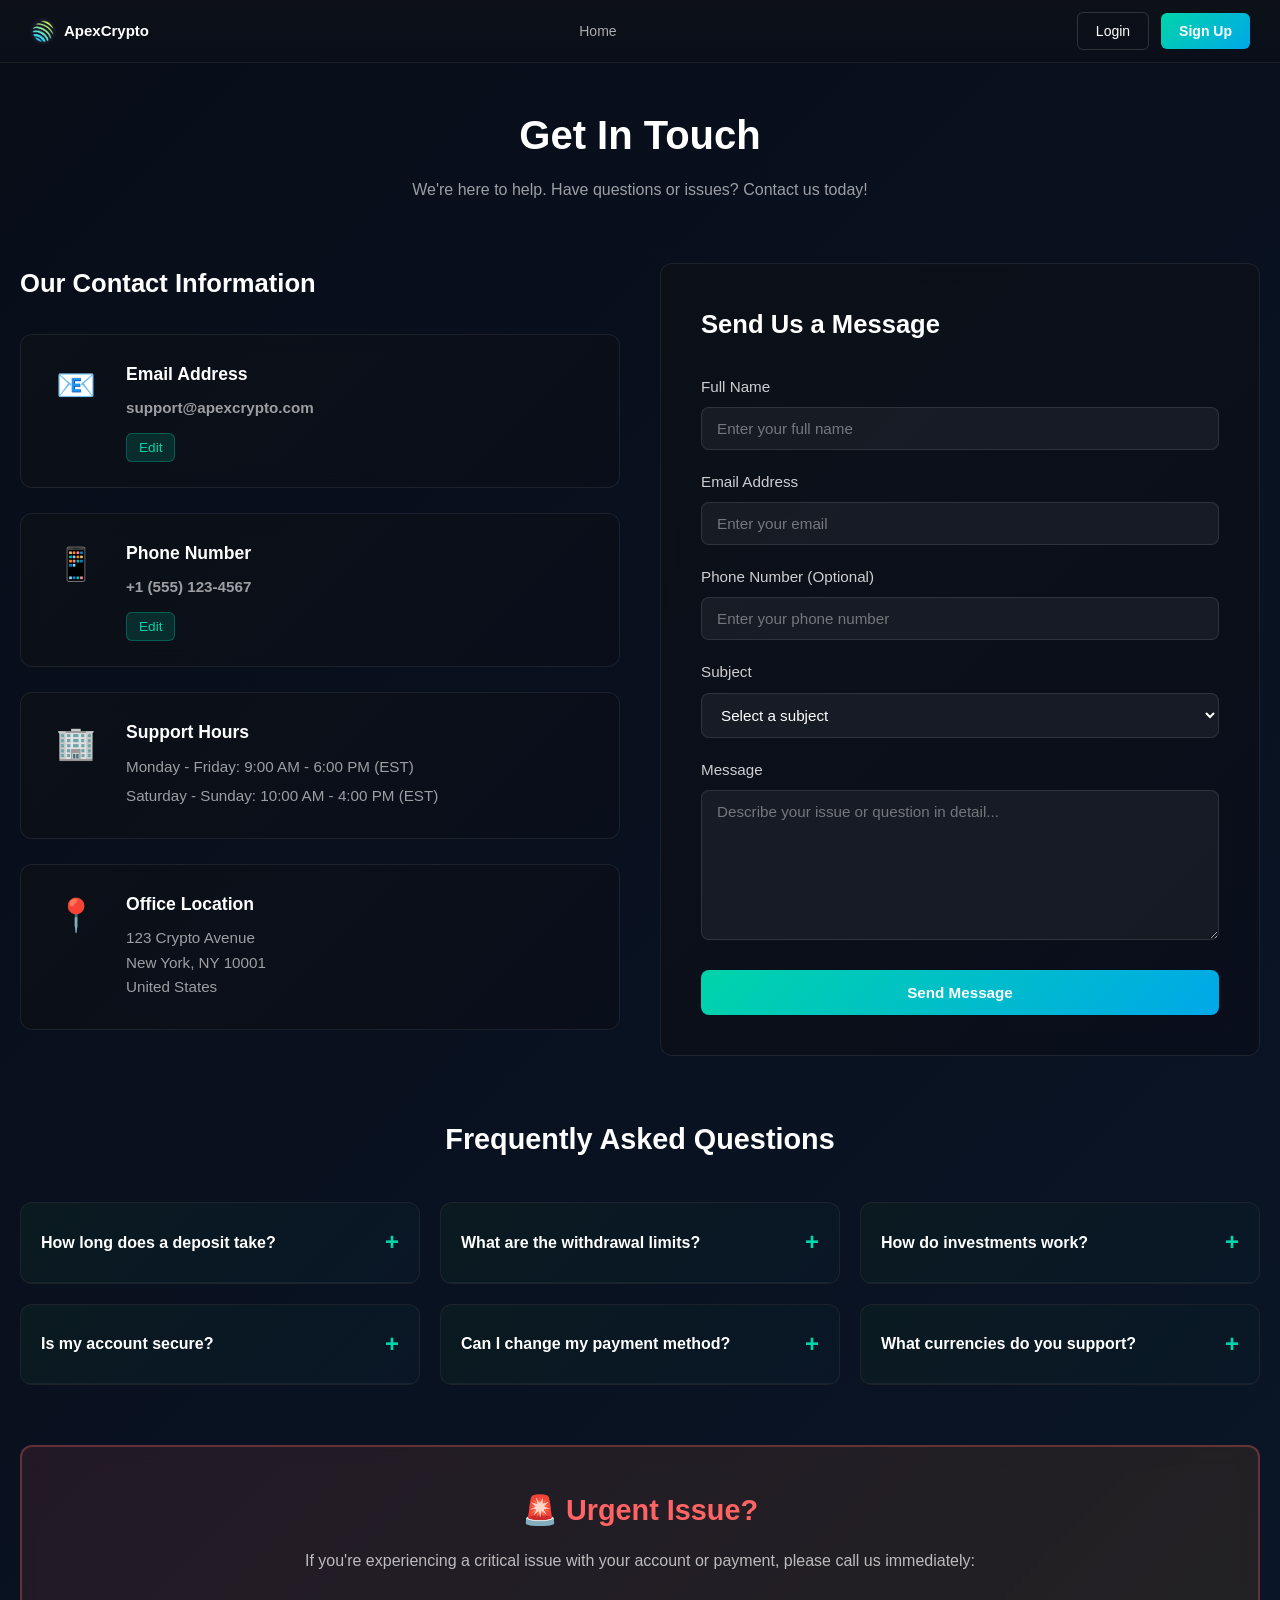
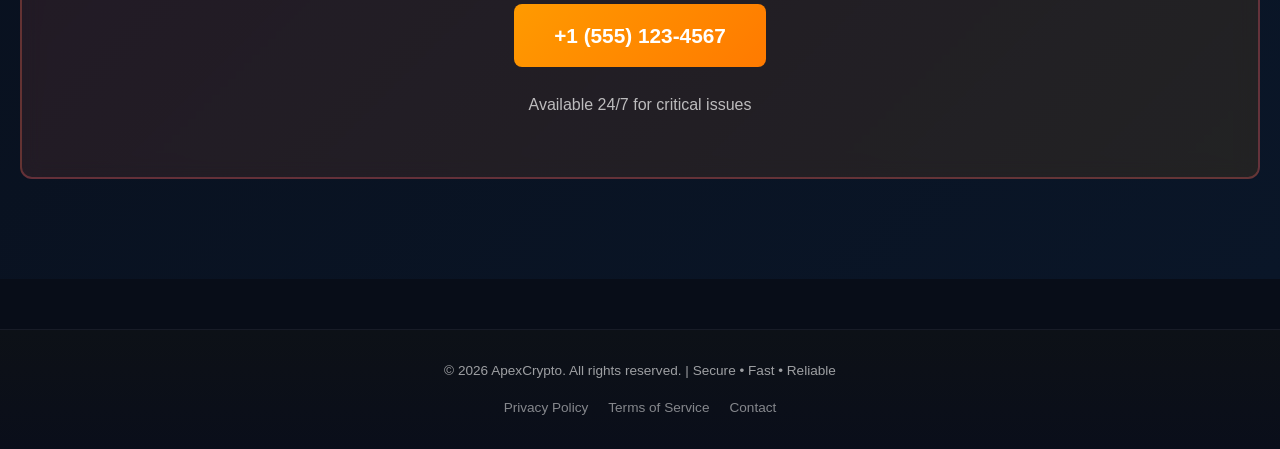
<file: Contact.html>
<!DOCTYPE html>
<html lang="en">
<head>
  <meta charset="UTF-8">
  <meta name="viewport" content="width=device-width, initial-scale=1.0">
  <meta name="description" content="Contact ApexCrypto - Get help and support">
  <title>Contact Us - ApexCrypto</title>
  <link rel="stylesheet" href="common.css">
  <link rel="stylesheet" href="Contact.css">
</head>
<body>

  <nav>
    <div class="nav-container">
      <a href="home_crypto.html" class="logo">
        <img src="./Images/Screenshot_2026-03-11_111330-removebg-preview.png" alt="ApexCrypto logo">
        <span>ApexCrypto</span>
      </a>

      <ul>
        <li><a href="home_crypto.html">Home</a></li>
        <li><a href="Prices.html" data-auth-only>Prices</a></li>
        <li><a href="Payment.html" data-auth-only>Payment</a></li>
        <li><a href="Contact.html" class="active-nav" data-auth-only>Contact Us</a></li>
      </ul>

      <div class="nav-right">
        <a href="login.html" class="btn-outline">Login</a>
        <a href="register.html" class="btn-primary">Sign Up</a>
      </div>
    </div>
  </nav>

  <main>
    <div class="contact-container">
      <section class="contact-hero">
        <h1>Get In Touch</h1>
        <p class="subtitle">We're here to help. Have questions or issues? Contact us today!</p>
      </section>

      <div class="contact-grid">
        <!-- Contact Information -->
        <section class="contact-info-section">
          <h2>Our Contact Information</h2>
          
          <div class="info-card">
            <div class="info-item">
              <div class="info-icon">📧</div>
              <div class="info-content">
                <h3>Email Address</h3>
                <p id="emailDisplay" class="contact-value">support@apexcrypto.com</p>
                <button class="btn-edit" onclick="toggleEditEmail()">Edit</button>
                <div id="emailEditForm" class="edit-form" style="display: none;">
                  <input type="email" id="emailInput" placeholder="Enter your email">
                  <div class="edit-buttons">
                    <button class="btn-save" onclick="saveEmail()">Save</button>
                    <button class="btn-cancel" onclick="cancelEditEmail()">Cancel</button>
                  </div>
                </div>
              </div>
            </div>

            <div class="info-item">
              <div class="info-icon">📱</div>
              <div class="info-content">
                <h3>Phone Number</h3>
                <p id="phoneDisplay" class="contact-value">+1 (555) 123-4567</p>
                <button class="btn-edit" onclick="toggleEditPhone()">Edit</button>
                <div id="phoneEditForm" class="edit-form" style="display: none;">
                  <input type="tel" id="phoneInput" placeholder="Enter your phone number">
                  <div class="edit-buttons">
                    <button class="btn-save" onclick="savePhone()">Save</button>
                    <button class="btn-cancel" onclick="cancelEditPhone()">Cancel</button>
                  </div>
                </div>
              </div>
            </div>

            <div class="info-item">
              <div class="info-icon">🏢</div>
              <div class="info-content">
                <h3>Support Hours</h3>
                <p>Monday - Friday: 9:00 AM - 6:00 PM (EST)</p>
                <p>Saturday - Sunday: 10:00 AM - 4:00 PM (EST)</p>
              </div>
            </div>

            <div class="info-item">
              <div class="info-icon">📍</div>
              <div class="info-content">
                <h3>Office Location</h3>
                <p>123 Crypto Avenue<br>New York, NY 10001<br>United States</p>
              </div>
            </div>
          </div>
        </section>

        <!-- Contact Form -->
        <section class="contact-form-section">
          <h2>Send Us a Message</h2>
          
          <form id="contactForm" class="contact-form">
            <div class="form-group">
              <label for="contactName">Full Name</label>
              <input 
                type="text" 
                id="contactName" 
                placeholder="Enter your full name" 
                required
              >
            </div>

            <div class="form-group">
              <label for="contactEmail">Email Address</label>
              <input 
                type="email" 
                id="contactEmail" 
                placeholder="Enter your email" 
                required
              >
            </div>

            <div class="form-group">
              <label for="contactPhone">Phone Number (Optional)</label>
              <input 
                type="tel" 
                id="contactPhone" 
                placeholder="Enter your phone number"
              >
            </div>

            <div class="form-group">
              <label for="contactSubject">Subject</label>
              <select id="contactSubject" required>
                <option value="">Select a subject</option>
                <option value="account-issue">Account Issues</option>
                <option value="payment-issue">Payment Issues</option>
                <option value="withdrawal-issue">Withdrawal Issues</option>
                <option value="technical-support">Technical Support</option>
                <option value="investment-question">Investment Question</option>
                <option value="general-inquiry">General Inquiry</option>
                <option value="complaint">Complaint</option>
              </select>
            </div>

            <div class="form-group">
              <label for="contactMessage">Message</label>
              <textarea 
                id="contactMessage" 
                placeholder="Describe your issue or question in detail..." 
                rows="6" 
                required
              ></textarea>
            </div>

            <button type="submit" class="btn-submit">Send Message</button>
          </form>

          <div id="contactStatus" class="status-message"></div>
        </section>
      </div>

      <!-- FAQ Section -->
      <section class="faq-section">
        <h2>Frequently Asked Questions</h2>
        
        <div class="faq-grid">
          <div class="faq-item">
            <div class="faq-question">
              <h3>How long does a deposit take?</h3>
              <span class="faq-icon">+</span>
            </div>
            <div class="faq-answer" style="display: none;">
              <p>Deposits typically process within 1-24 hours depending on your payment method. Bank transfers may take up to 2-3 business days.</p>
            </div>
          </div>

          <div class="faq-item">
            <div class="faq-question">
              <h3>What are the withdrawal limits?</h3>
              <span class="faq-icon">+</span>
            </div>
            <div class="faq-answer" style="display: none;">
              <p>You can make up to 2 withdrawals per day. Minimum withdrawal is $800 USD equivalent or 10% of your total investment, whichever is higher.</p>
            </div>
          </div>

          <div class="faq-item">
            <div class="faq-question">
              <h3>How do investments work?</h3>
              <span class="faq-icon">+</span>
            </div>
            <div class="faq-answer" style="display: none;">
              <p>Investments grow based on market rates which update every minute (+0.99%), plus your investment type's expected return rate. Your portfolio updates in real-time.</p>
            </div>
          </div>

          <div class="faq-item">
            <div class="faq-question">
              <h3>Is my account secure?</h3>
              <span class="faq-icon">+</span>
            </div>
            <div class="faq-answer" style="display: none;">
              <p>Yes, we use industry-standard encryption and security protocols to protect your personal and financial information. Your data is stored securely.</p>
            </div>
          </div>

          <div class="faq-item">
            <div class="faq-question">
              <h3>Can I change my payment method?</h3>
              <span class="faq-icon">+</span>
            </div>
            <div class="faq-answer" style="display: none;">
              <p>Yes, you can change your payment method for deposits and withdrawals at any time from your account settings.</p>
            </div>
          </div>

          <div class="faq-item">
            <div class="faq-question">
              <h3>What currencies do you support?</h3>
              <span class="faq-icon">+</span>
            </div>
            <div class="faq-answer" style="display: none;">
              <p>We support USD, EUR, GBP, JPY, AUD, CAD, CHF, CNY, INR, MXN, BRL, and NGN (Nigerian Naira).</p>
            </div>
          </div>
        </div>
      </section>

      <!-- Emergency Contact -->
      <section class="emergency-section">
        <div class="emergency-card">
          <h2>🚨 Urgent Issue?</h2>
          <p>If you're experiencing a critical issue with your account or payment, please call us immediately:</p>
          <a href="tel:+15551234567" class="emergency-phone">+1 (555) 123-4567</a>
          <p class="emergency-hours">Available 24/7 for critical issues</p>
        </div>
      </section>
    </div>
  </main>

  <footer>
    <div class="footer-content">
      <p>&copy; 2026 ApexCrypto. All rights reserved. | Secure • Fast • Reliable</p>
      <div class="footer-links">
        <a href="#">Privacy Policy</a>
        <a href="#">Terms of Service</a>
        <a href="Contact.html">Contact</a>
      </div>
    </div>
  </footer>

  <script src="common.js"></script>
  <script src="Contact.js"></script>
</body>
</html>
</file>
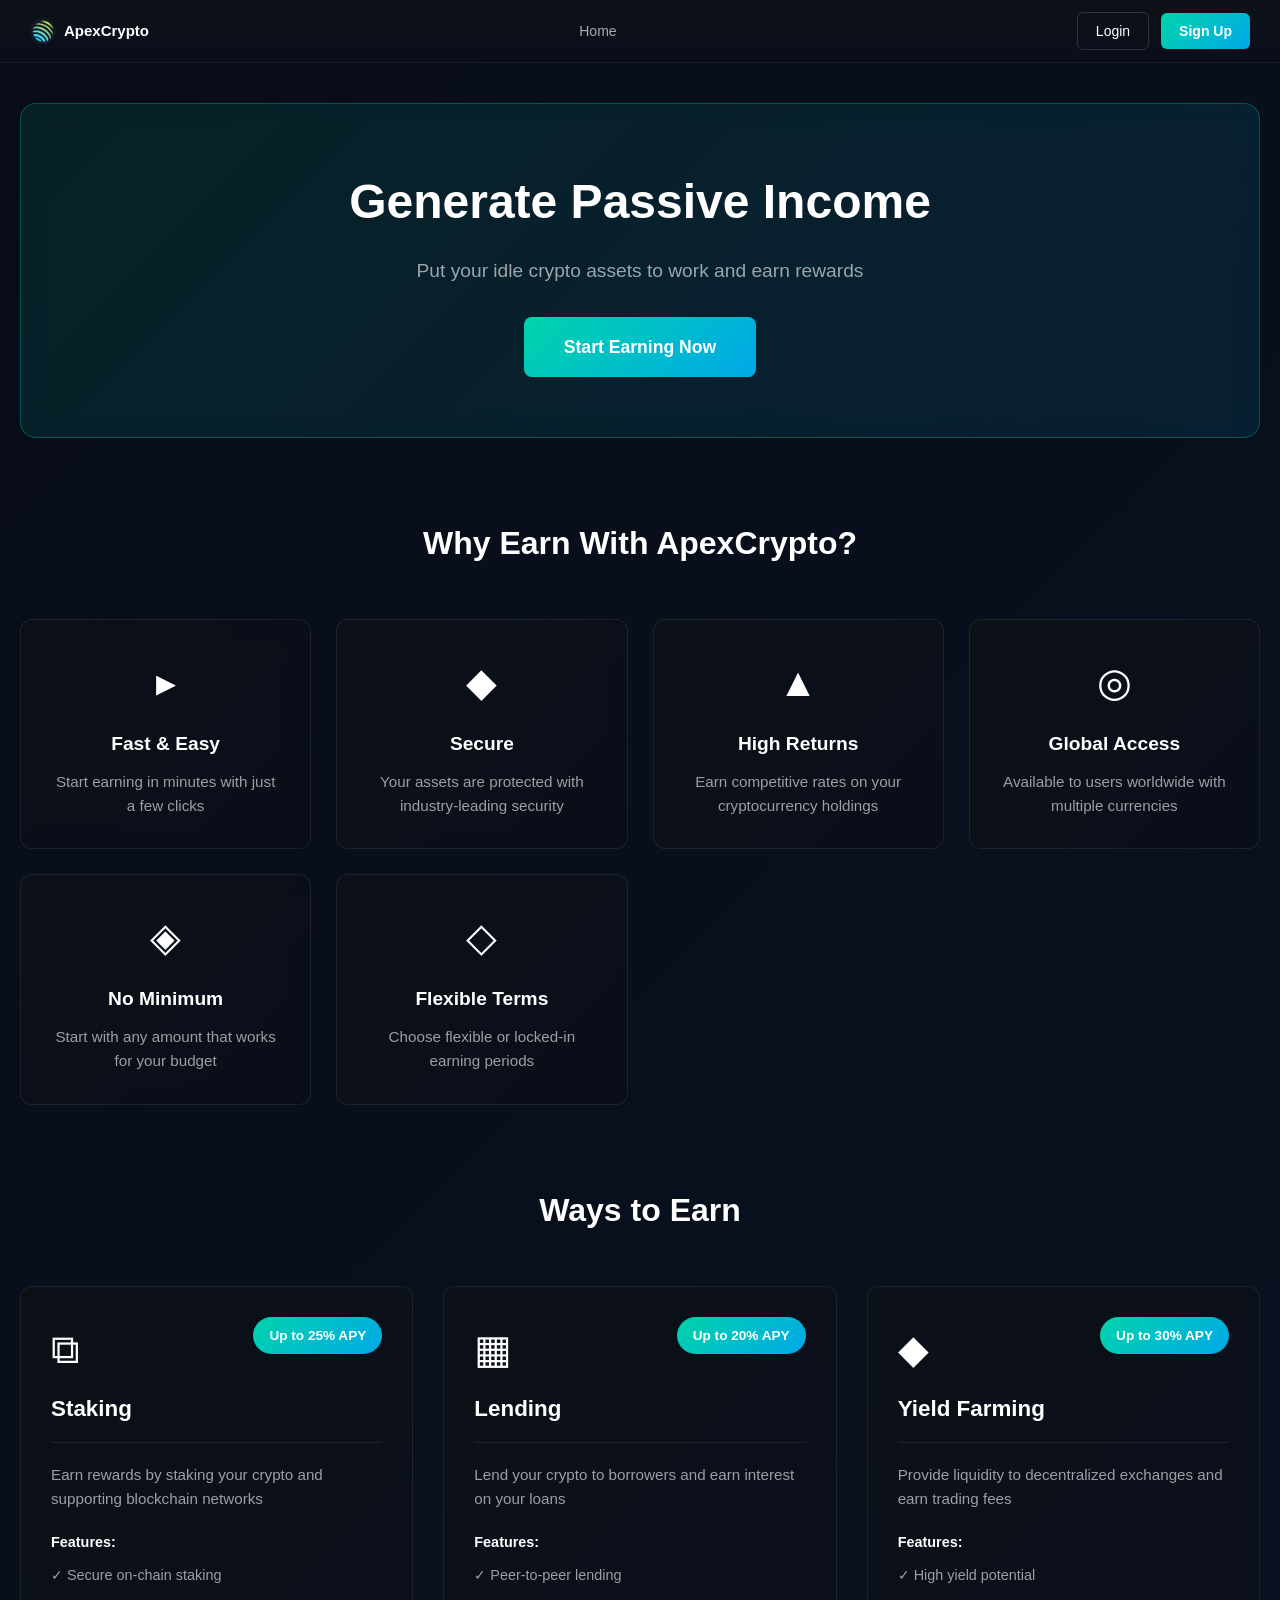
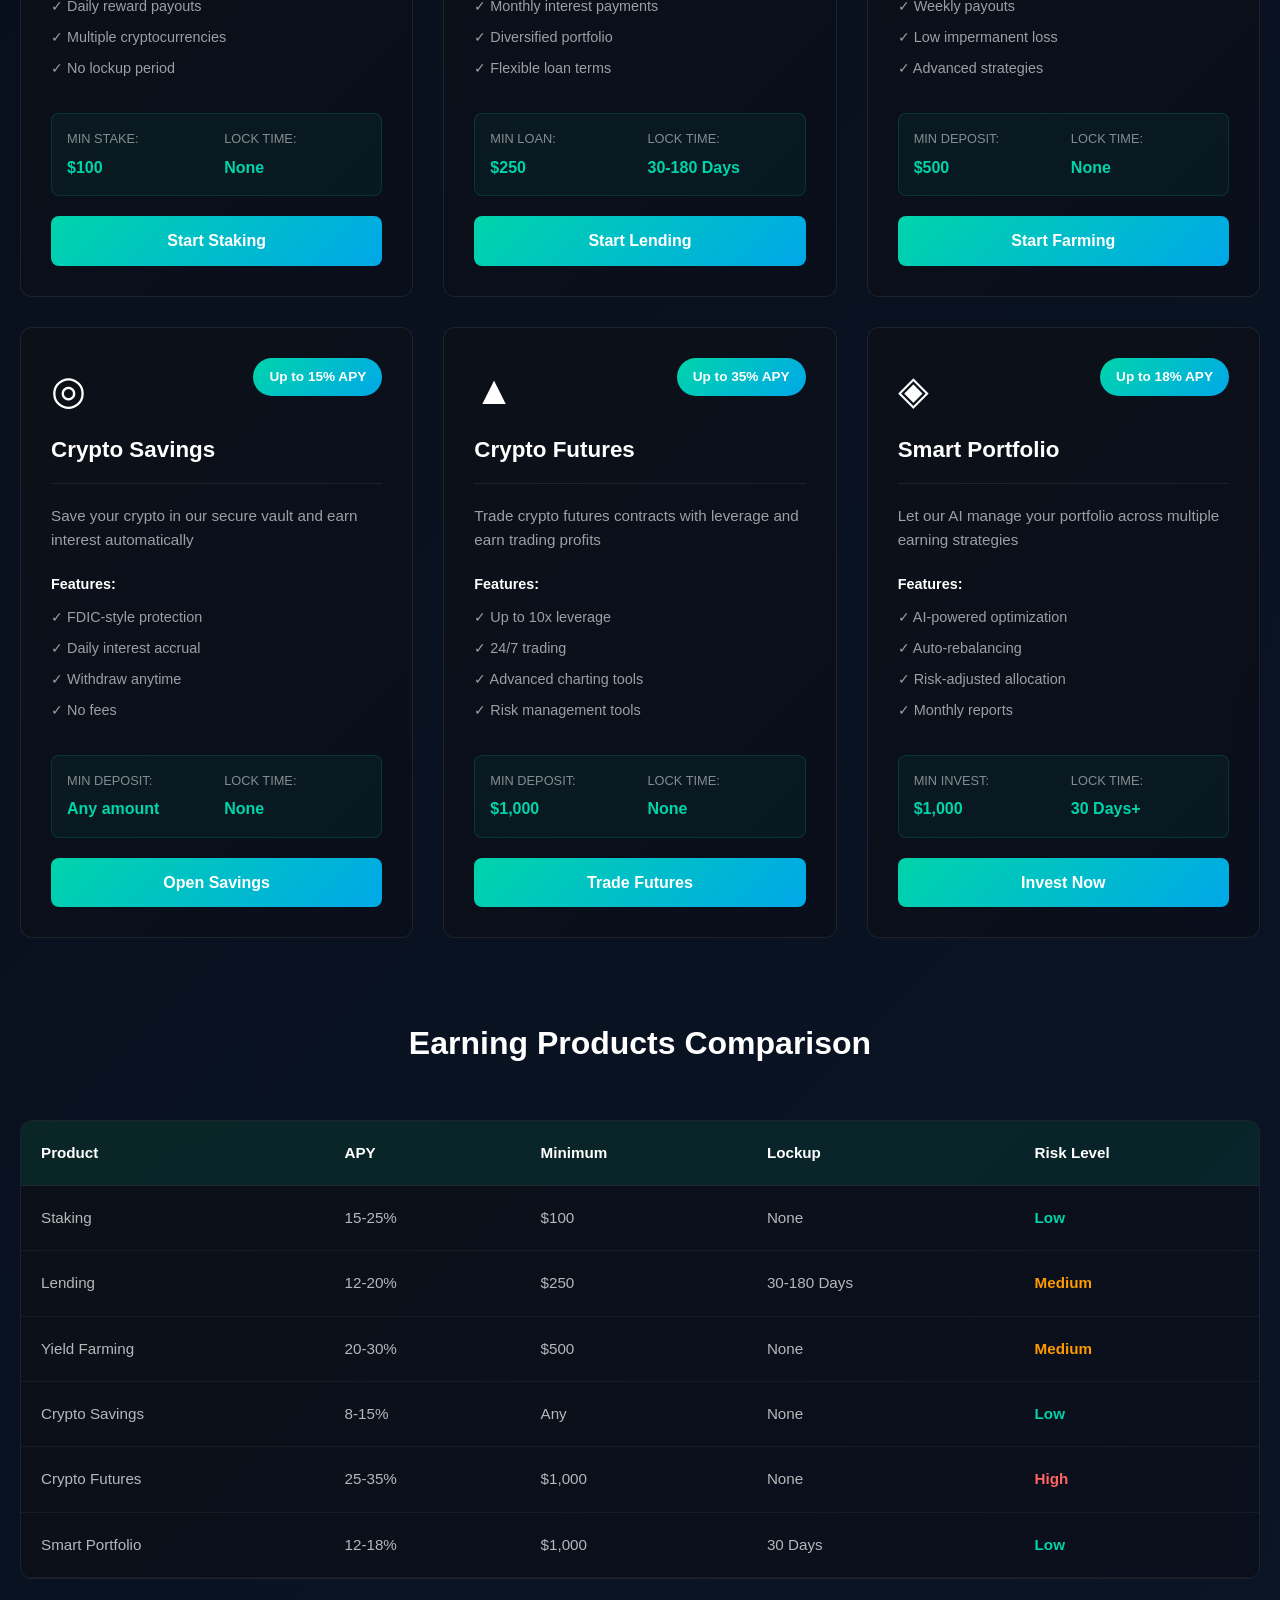
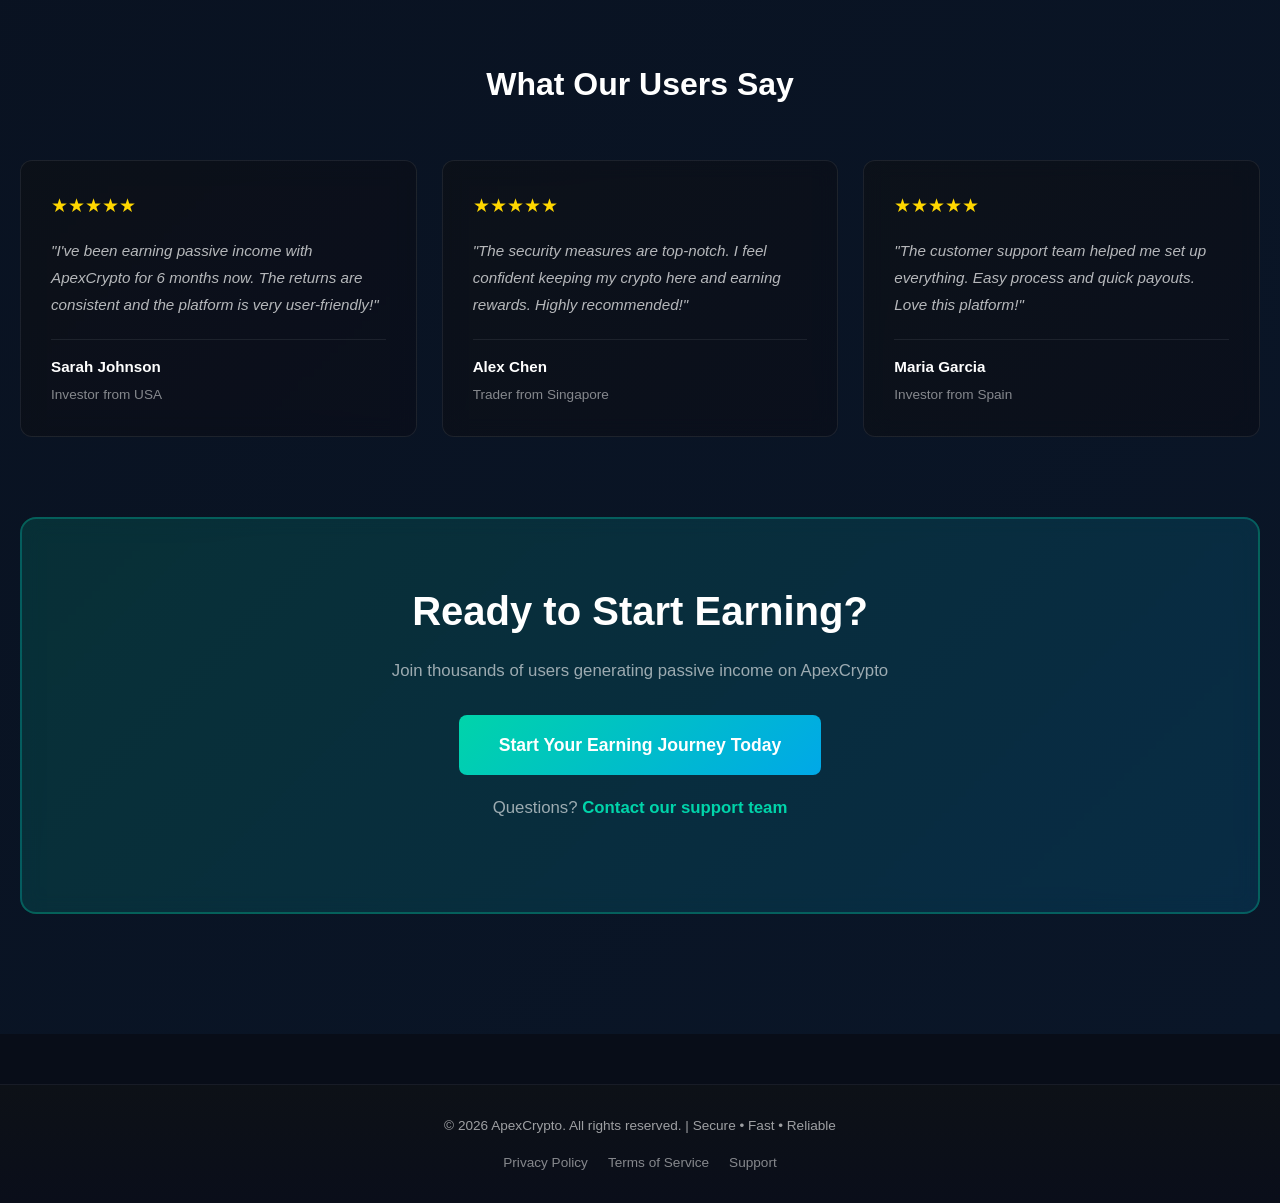
<file: Earn.html>
<!DOCTYPE html>
<html lang="en">
<head>
  <meta charset="UTF-8">
  <meta name="viewport" content="width=device-width, initial-scale=1.0">
  <meta name="description" content="Earn passive income with ApexCrypto - Staking, Lending, and more">
  <title>Start Earning - ApexCrypto</title>
  <link rel="stylesheet" href="common.css">
  <link rel="stylesheet" href="Earn.css">
</head>
<body>

  <nav>
    <div class="nav-container">
      <a href="home_crypto.html" class="logo">
        <img src="./Images/Screenshot_2026-03-11_111330-removebg-preview.png" alt="ApexCrypto logo">
        <span>ApexCrypto</span>
      </a>

      <ul>
        <li><a href="home_crypto.html">Home</a></li>
        <li><a href="Prices.html" data-auth-only>Prices</a></li>
        <li><a href="Payment.html" data-auth-only>Payment</a></li>
        <li><a href="Contact.html" data-auth-only>Contact Us</a></li>
      </ul>

      <div class="nav-right">
        <a href="login.html" class="btn-outline">Login</a>
        <a href="register.html" class="btn-primary">Sign Up</a>
      </div>
    </div>
  </nav>

  <main>
    <div class="earn-container">
      <!-- Hero Section -->
      <section class="earn-hero">
        <h1>Generate Passive Income</h1>
        <p class="subtitle">Put your idle crypto assets to work and earn rewards</p>
        <a href="Payment.html" class="btn-primary-large">Start Earning Now</a>
      </section>

      <!-- Earnings Overview -->
      <section class="earnings-overview">
        <h2>Why Earn With ApexCrypto?</h2>
        
        <div class="benefit-grid">
          <div class="benefit-card">
            <div class="benefit-icon">▸</div>
            <h3>Fast & Easy</h3>
            <p>Start earning in minutes with just a few clicks</p>
          </div>

          <div class="benefit-card">
            <div class="benefit-icon">◆</div>
            <h3>Secure</h3>
            <p>Your assets are protected with industry-leading security</p>
          </div>

          <div class="benefit-card">
            <div class="benefit-icon">▲</div>
            <h3>High Returns</h3>
            <p>Earn competitive rates on your cryptocurrency holdings</p>
          </div>

          <div class="benefit-card">
            <div class="benefit-icon">◎</div>
            <h3>Global Access</h3>
            <p>Available to users worldwide with multiple currencies</p>
          </div>

          <div class="benefit-card">
            <div class="benefit-icon">◈</div>
            <h3>No Minimum</h3>
            <p>Start with any amount that works for your budget</p>
          </div>

          <div class="benefit-card">
            <div class="benefit-icon">◇</div>
            <h3>Flexible Terms</h3>
            <p>Choose flexible or locked-in earning periods</p>
          </div>
        </div>
      </section>

      <!-- Earning Products -->
      <section class="earning-products">
        <h2>Ways to Earn</h2>

        <div class="products-grid">
          <!-- Staking -->
          <div class="product-card">
            <div class="product-header">
              <span class="product-icon">⧉</span>
              <h3>Staking</h3>
              <span class="apy-badge">Up to 25% APY</span>
            </div>

            <p class="product-description">
              Earn rewards by staking your crypto and supporting blockchain networks
            </p>

            <div class="features-list">
              <h4>Features:</h4>
              <ul>
                <li>✓ Secure on-chain staking</li>
                <li>✓ Daily reward payouts</li>
                <li>✓ Multiple cryptocurrencies</li>
                <li>✓ No lockup period</li>
              </ul>
            </div>

            <div class="product-stats">
              <div class="stat">
                <span class="stat-label">Min Stake:</span>
                <span class="stat-value">$100</span>
              </div>
              <div class="stat">
                <span class="stat-label">Lock Time:</span>
                <span class="stat-value">None</span>
              </div>
            </div>

            <a href="Payment.html" class="btn-product">Start Staking</a>
          </div>

          <!-- Lending -->
          <div class="product-card">
            <div class="product-header">
              <span class="product-icon">▦</span>
              <h3>Lending</h3>
              <span class="apy-badge">Up to 20% APY</span>
            </div>

            <p class="product-description">
              Lend your crypto to borrowers and earn interest on your loans
            </p>

            <div class="features-list">
              <h4>Features:</h4>
              <ul>
                <li>✓ Peer-to-peer lending</li>
                <li>✓ Monthly interest payments</li>
                <li>✓ Diversified portfolio</li>
                <li>✓ Flexible loan terms</li>
              </ul>
            </div>

            <div class="product-stats">
              <div class="stat">
                <span class="stat-label">Min Loan:</span>
                <span class="stat-value">$250</span>
              </div>
              <div class="stat">
                <span class="stat-label">Lock Time:</span>
                <span class="stat-value">30-180 Days</span>
              </div>
            </div>

            <a href="Payment.html" class="btn-product">Start Lending</a>
          </div>

          <!-- Yield Farming -->
          <div class="product-card">
            <div class="product-header">
              <span class="product-icon">◆</span>
              <h3>Yield Farming</h3>
              <span class="apy-badge">Up to 30% APY</span>
            </div>

            <p class="product-description">
              Provide liquidity to decentralized exchanges and earn trading fees
            </p>

            <div class="features-list">
              <h4>Features:</h4>
              <ul>
                <li>✓ High yield potential</li>
                <li>✓ Weekly payouts</li>
                <li>✓ Low impermanent loss</li>
                <li>✓ Advanced strategies</li>
              </ul>
            </div>

            <div class="product-stats">
              <div class="stat">
                <span class="stat-label">Min Deposit:</span>
                <span class="stat-value">$500</span>
              </div>
              <div class="stat">
                <span class="stat-label">Lock Time:</span>
                <span class="stat-value">None</span>
              </div>
            </div>

            <a href="Payment.html" class="btn-product">Start Farming</a>
          </div>

          <!-- Savings -->
          <div class="product-card">
            <div class="product-header">
              <span class="product-icon">◎</span>
              <h3>Crypto Savings</h3>
              <span class="apy-badge">Up to 15% APY</span>
            </div>

            <p class="product-description">
              Save your crypto in our secure vault and earn interest automatically
            </p>

            <div class="features-list">
              <h4>Features:</h4>
              <ul>
                <li>✓ FDIC-style protection</li>
                <li>✓ Daily interest accrual</li>
                <li>✓ Withdraw anytime</li>
                <li>✓ No fees</li>
              </ul>
            </div>

            <div class="product-stats">
              <div class="stat">
                <span class="stat-label">Min Deposit:</span>
                <span class="stat-value">Any amount</span>
              </div>
              <div class="stat">
                <span class="stat-label">Lock Time:</span>
                <span class="stat-value">None</span>
              </div>
            </div>

            <a href="Payment.html" class="btn-product">Open Savings</a>
          </div>

          <!-- Futures -->
          <div class="product-card">
            <div class="product-header">
              <span class="product-icon">▲</span>
              <h3>Crypto Futures</h3>
              <span class="apy-badge">Up to 35% APY</span>
            </div>

            <p class="product-description">
              Trade crypto futures contracts with leverage and earn trading profits
            </p>

            <div class="features-list">
              <h4>Features:</h4>
              <ul>
                <li>✓ Up to 10x leverage</li>
                <li>✓ 24/7 trading</li>
                <li>✓ Advanced charting tools</li>
                <li>✓ Risk management tools</li>
              </ul>
            </div>

            <div class="product-stats">
              <div class="stat">
                <span class="stat-label">Min Deposit:</span>
                <span class="stat-value">$1,000</span>
              </div>
              <div class="stat">
                <span class="stat-label">Lock Time:</span>
                <span class="stat-value">None</span>
              </div>
            </div>

            <a href="Payment.html" class="btn-product">Trade Futures</a>
          </div>

          <!-- Portfolio -->
          <div class="product-card">
            <div class="product-header">
              <span class="product-icon">◈</span>
              <h3>Smart Portfolio</h3>
              <span class="apy-badge">Up to 18% APY</span>
            </div>

            <p class="product-description">
              Let our AI manage your portfolio across multiple earning strategies
            </p>

            <div class="features-list">
              <h4>Features:</h4>
              <ul>
                <li>✓ AI-powered optimization</li>
                <li>✓ Auto-rebalancing</li>
                <li>✓ Risk-adjusted allocation</li>
                <li>✓ Monthly reports</li>
              </ul>
            </div>

            <div class="product-stats">
              <div class="stat">
                <span class="stat-label">Min Invest:</span>
                <span class="stat-value">$1,000</span>
              </div>
              <div class="stat">
                <span class="stat-label">Lock Time:</span>
                <span class="stat-value">30 Days+</span>
              </div>
            </div>

            <a href="Payment.html" class="btn-product">Invest Now</a>
          </div>
        </div>
      </section>

      <!-- Comparison Table -->
      <section class="comparison-section">
        <h2>Earning Products Comparison</h2>
        
        <div class="comparison-table-container">
          <table class="comparison-table">
            <thead>
              <tr>
                <th>Product</th>
                <th>APY</th>
                <th>Minimum</th>
                <th>Lockup</th>
                <th>Risk Level</th>
              </tr>
            </thead>
            <tbody>
              <tr>
                <td>Staking</td>
                <td>15-25%</td>
                <td>$100</td>
                <td>None</td>
                <td><span class="risk-low">Low</span></td>
              </tr>
              <tr>
                <td>Lending</td>
                <td>12-20%</td>
                <td>$250</td>
                <td>30-180 Days</td>
                <td><span class="risk-medium">Medium</span></td>
              </tr>
              <tr>
                <td>Yield Farming</td>
                <td>20-30%</td>
                <td>$500</td>
                <td>None</td>
                <td><span class="risk-medium">Medium</span></td>
              </tr>
              <tr>
                <td>Crypto Savings</td>
                <td>8-15%</td>
                <td>Any</td>
                <td>None</td>
                <td><span class="risk-low">Low</span></td>
              </tr>
              <tr>
                <td>Crypto Futures</td>
                <td>25-35%</td>
                <td>$1,000</td>
                <td>None</td>
                <td><span class="risk-high">High</span></td>
              </tr>
              <tr>
                <td>Smart Portfolio</td>
                <td>12-18%</td>
                <td>$1,000</td>
                <td>30 Days</td>
                <td><span class="risk-low">Low</span></td>
              </tr>
            </tbody>
          </table>
        </div>
      </section>

      <!-- Testimonials -->
      <section class="testimonials-section">
        <h2>What Our Users Say</h2>
        
        <div class="testimonials-grid">
          <div class="testimonial-card">
            <div class="testimonial-stars">★★★★★</div>
            <p class="testimonial-text">"I've been earning passive income with ApexCrypto for 6 months now. The returns are consistent and the platform is very user-friendly!"</p>
            <div class="testimonial-author">
              <div class="author-name">Sarah Johnson</div>
              <div class="author-role">Investor from USA</div>
            </div>
          </div>

          <div class="testimonial-card">
            <div class="testimonial-stars">★★★★★</div>
            <p class="testimonial-text">"The security measures are top-notch. I feel confident keeping my crypto here and earning rewards. Highly recommended!"</p>
            <div class="testimonial-author">
              <div class="author-name">Alex Chen</div>
              <div class="author-role">Trader from Singapore</div>
            </div>
          </div>

          <div class="testimonial-card">
            <div class="testimonial-stars">★★★★★</div>
            <p class="testimonial-text">"The customer support team helped me set up everything. Easy process and quick payouts. Love this platform!"</p>
            <div class="testimonial-author">
              <div class="author-name">Maria Garcia</div>
              <div class="author-role">Investor from Spain</div>
            </div>
          </div>
        </div>
      </section>

      <!-- CTA Section -->
      <section class="cta-section">
        <h2>Ready to Start Earning?</h2>
        <p>Join thousands of users generating passive income on ApexCrypto</p>
        <a href="Payment.html" class="btn-cta">Start Your Earning Journey Today</a>
        <p class="cta-note">Questions? <a href="Contact.html">Contact our support team</a></p>
      </section>
    </div>
  </main>

  <footer>
    <div class="footer-content">
      <p>&copy; 2026 ApexCrypto. All rights reserved. | Secure • Fast • Reliable</p>
      <div class="footer-links">
        <a href="#">Privacy Policy</a>
        <a href="#">Terms of Service</a>
        <a href="Contact.html">Support</a>
      </div>
    </div>
  </footer>

  <script src="common.js"></script>
  <script src="Earn.js"></script>
</body>
</html>
</file>
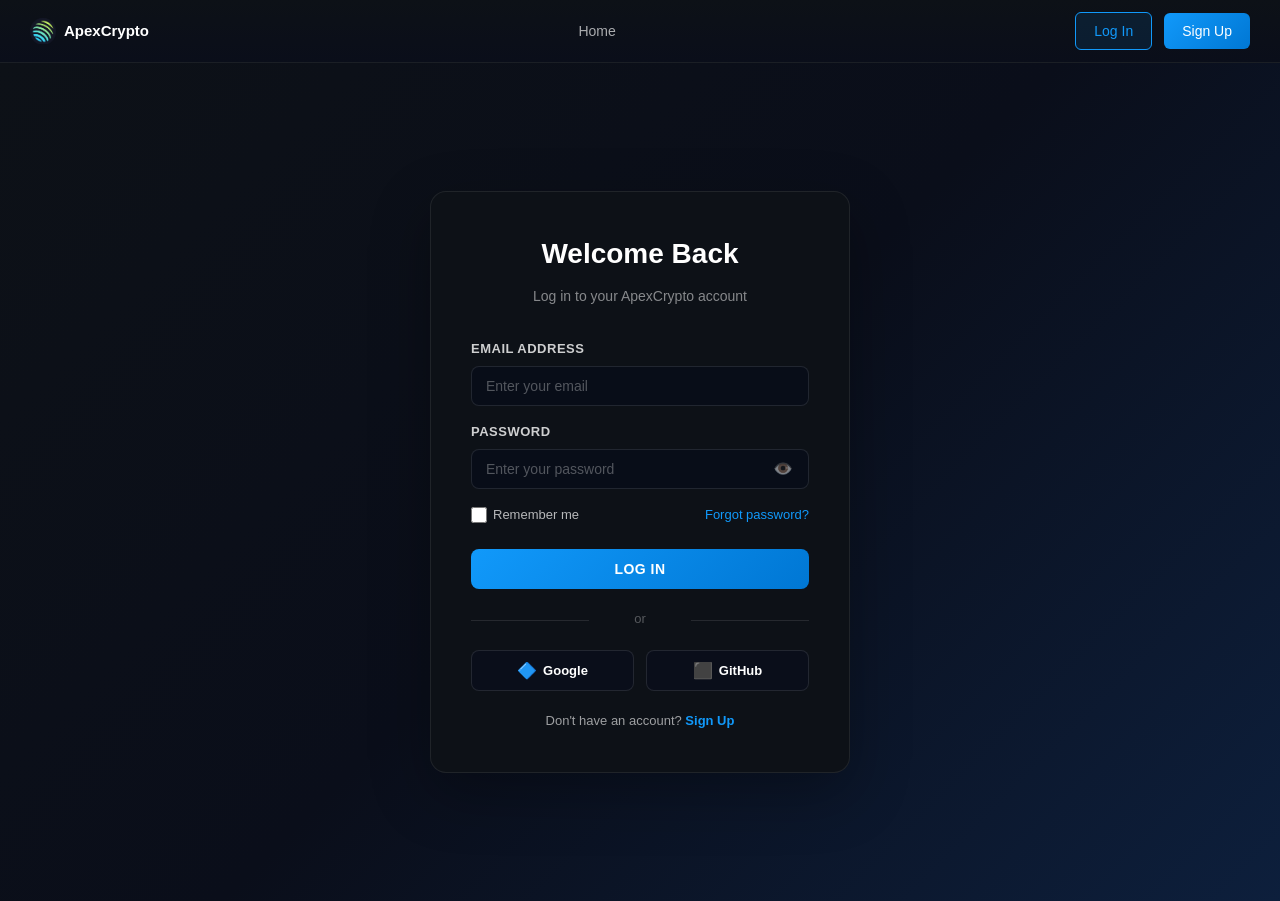
<file: login.html>
<!DOCTYPE html>
<html lang="en">
<head>
  <meta charset="UTF-8">
  <meta name="viewport" content="width=device-width, initial-scale=1.0">
  <title>Log In - ApexCrypto</title>
  <link rel="stylesheet" href="common.css">
  <link rel="stylesheet" href="auth.css">
</head>
<body>
  <!-- NAV -->
  <nav>
    <div class="nav-container">
      <a href="home_crypto.html" class="logo">
        <img src="./Images/Screenshot_2026-03-11_111330-removebg-preview.png" alt="ApexCrypto logo">
        <span>ApexCrypto</span>
      </a>
      <ul>
        <li><a href="home_crypto.html">Home</a></li>
        <li><a href="Prices.html" data-auth-only>Prices</a></li>
        <li><a href="Payment.html" data-auth-only>Payment</a></li>
        <li><a href="Contact.html" data-auth-only>Contact Us</a></li>
      </ul>
      <div class="nav-right">
        <a href="login.html" class="active-auth">Log In</a>
        <a href="register.html" class="signup">Sign Up</a>
      </div>
    </div>
  </nav>

  <!-- LOGIN SECTION -->
  <section class="auth-section">
    <div class="auth-container">
      <h1>Welcome Back</h1>
      <p class="auth-subtitle">Log in to your ApexCrypto account</p>
      
      <form class="auth-form" id="loginForm" novalidate>
        <div class="form-group">
          <label for="email">Email Address</label>
          <input 
            type="email" 
            id="email" 
            name="email" 
            placeholder="Enter your email"
            required
            aria-label="Email Address"
          >
          <span class="error-msg" id="emailError"></span>
        </div>

        <div class="form-group">
          <label for="password">Password</label>
          <div class="password-wrapper">
            <input 
              type="password" 
              id="password" 
              name="password" 
              placeholder="Enter your password"
              required
              aria-label="Password"
            >
            <button type="button" class="toggle-password" aria-label="Toggle password visibility">
              <span>👁️</span>
            </button>
          </div>
          <span class="error-msg" id="passwordError"></span>
        </div>

        <div class="form-options">
          <label class="remember-me">
            <input type="checkbox" name="remember">
            <span>Remember me</span>
          </label>
          <a href="#" class="forgot-password">Forgot password?</a>
        </div>

        <button type="submit" class="auth-btn">Log In</button>
      </form>

      <div class="auth-divider">or</div>

      <div class="social-auth">
        <button class="social-btn google-btn" aria-label="Continue with Google">
          <span>🔷</span> Google
        </button>
        <button class="social-btn github-btn" aria-label="Continue with GitHub">
          <span>⬛</span> GitHub
        </button>
      </div>

      <p class="auth-footer">
        Don't have an account? 
        <a href="register.html" class="auth-link">Sign Up</a>
      </p>
    </div>
  </section>

  <script src="common.js"></script>
  <script src="auth.js"></script>
</body>
</html>
</file>
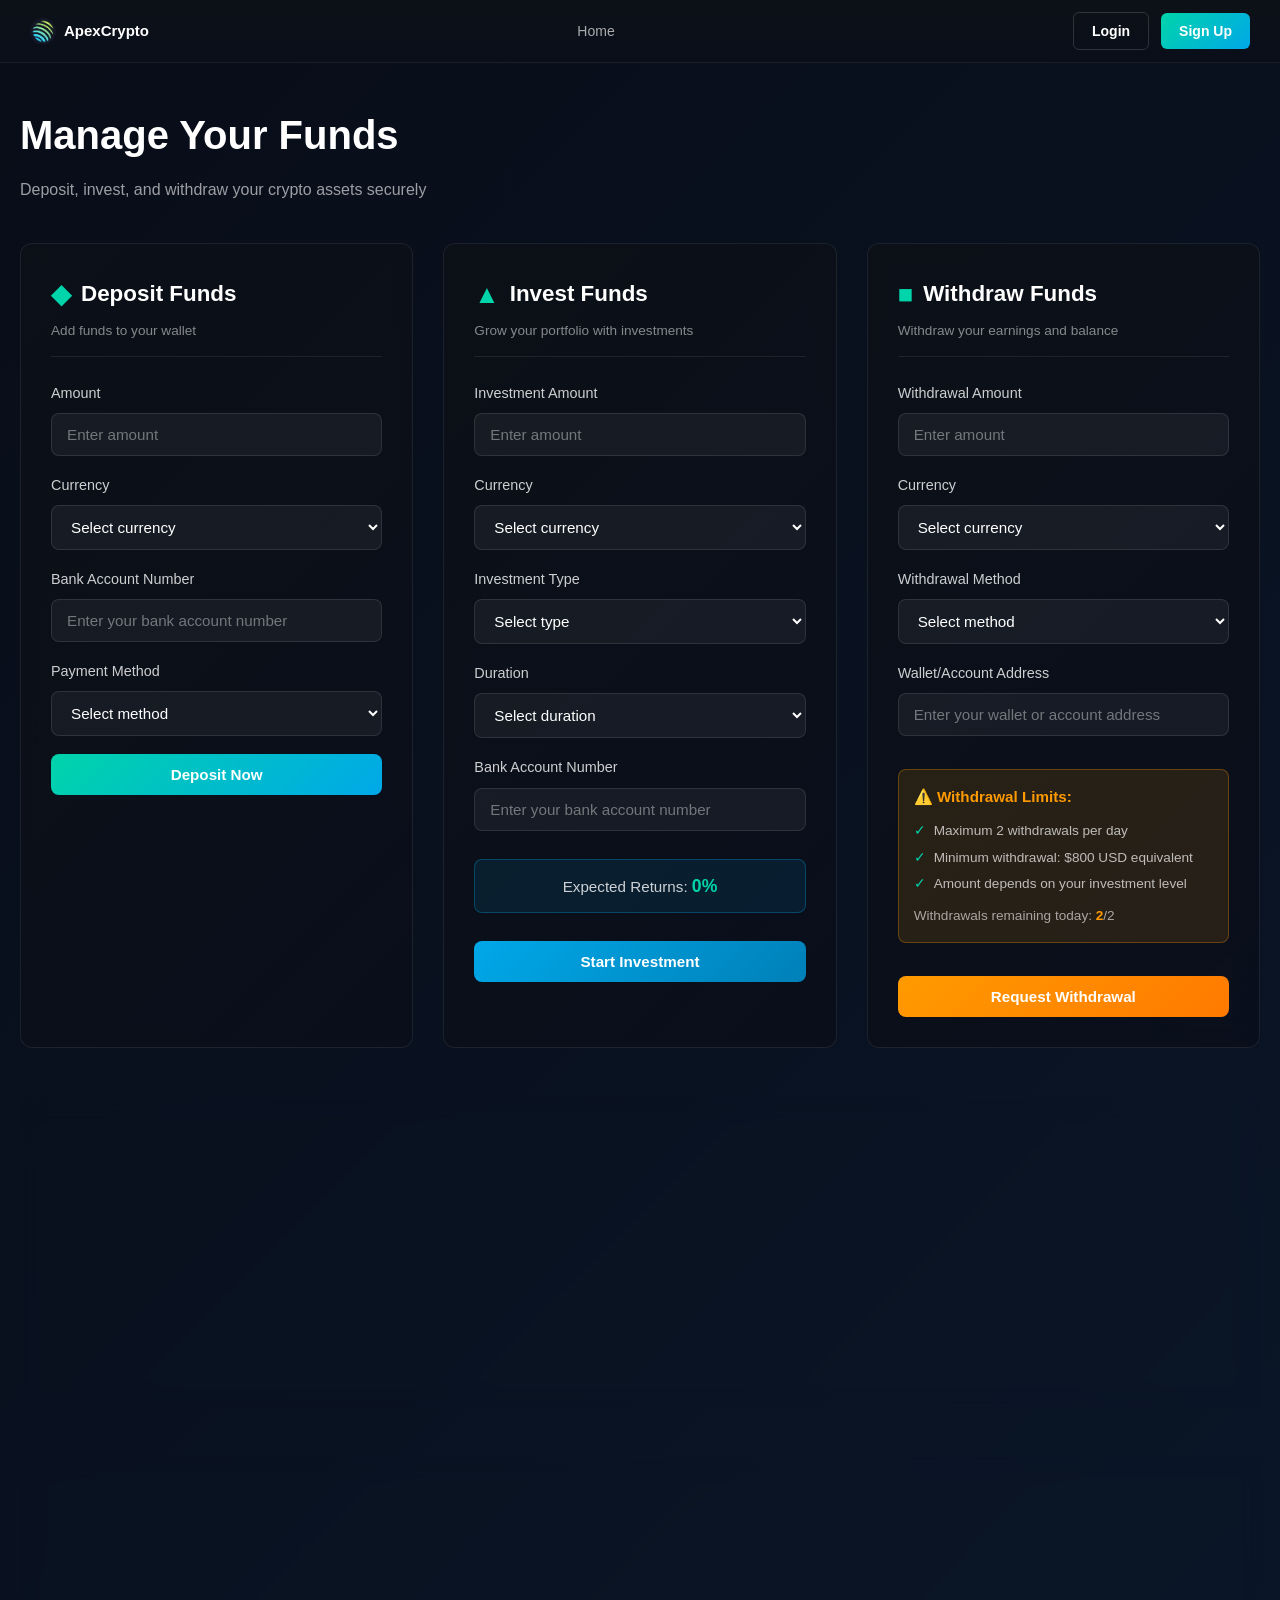
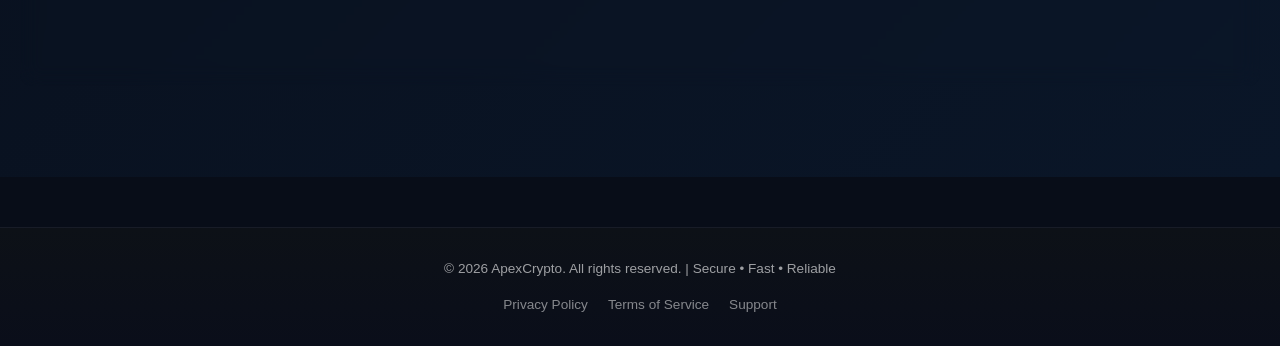
<file: Payment.html>
<!DOCTYPE html>
<html lang="en">
<head>
  <meta charset="UTF-8">
  <meta name="viewport" content="width=device-width, initial-scale=1.0">
  <meta name="description" content="Deposit, Invest & Withdraw on ApexCrypto">
  <title>Payment - ApexCrypto</title>
  <link rel="stylesheet" href="common.css">
  <link rel="stylesheet" href="Payment.css">
</head>
<body>

  <nav>
    <div class="nav-container">
      <a href="home_crypto.html" class="logo">
        <img src="./Images/Screenshot_2026-03-11_111330-removebg-preview.png" alt="ApexCrypto logo">
        <span>ApexCrypto</span>
      </a>

      <ul>
        <li><a href="home_crypto.html">Home</a></li>
        <li><a href="Prices.html" data-auth-only>Prices</a></li>
        <li><a href="Payment.html" class="active-nav" data-auth-only>Payment</a></li>
        <li><a href="Contact.html" data-auth-only>Contact Us</a></li>
      </ul>

      <div class="nav-right">
        <a href="login.html" class="btn-outline">Login</a>
        <a href="register.html" class="btn-primary">Sign Up</a>
      </div>
    </div>
  </nav>

  <main>
    <div class="payment-container">
      <h1>Manage Your Funds</h1>
      <p class="subtitle">Deposit, invest, and withdraw your crypto assets securely</p>

      <div class="payment-grid">
        <!-- Deposit Section -->
        <section class="payment-card">
          <div class="card-header">
            <h2><span class="card-icon">◆</span> Deposit Funds</h2>
            <p>Add funds to your wallet</p>
          </div>

          <form id="depositForm" class="payment-form">
            <div class="form-group">
              <label for="depositAmount">Amount</label>
              <input 
                type="number" 
                id="depositAmount" 
                placeholder="Enter amount" 
                step="0.01" 
                min="0" 
                required
              >
            </div>

            <div class="form-group">
              <label for="depositCurrency">Currency</label>
              <select id="depositCurrency" required>
                <option value="">Select currency</option>
                <option value="USD">USD (US Dollar)</option>
                <option value="EUR">EUR (Euro)</option>
                <option value="GBP">GBP (British Pound)</option>
                <option value="JPY">JPY (Japanese Yen)</option>
                <option value="AUD">AUD (Australian Dollar)</option>
                <option value="CAD">CAD (Canadian Dollar)</option>
                <option value="CHF">CHF (Swiss Franc)</option>
                <option value="CNY">CNY (Chinese Yuan)</option>
                <option value="INR">INR (Indian Rupee)</option>
                <option value="MXN">MXN (Mexican Peso)</option>
                <option value="BRL">BRL (Brazilian Real)</option>
                <option value="NGN">NGN (Nigerian Naira)</option>
              </select>
            </div>

            <div class="form-group">
              <label for="depositBankAccount">Bank Account Number</label>
              <input 
                type="text" 
                id="depositBankAccount" 
                placeholder="Enter your bank account number" 
                required
              >
            </div>

            <div class="form-group">
              <label for="depositMethod">Payment Method</label>
              <select id="depositMethod" required>
                <option value="">Select method</option>
                <option value="bank-transfer">Bank Transfer</option>
                <option value="credit-card">Credit Card</option>
                <option value="debit-card">Debit Card</option>
                <option value="wire-transfer">Wire Transfer</option>
                <option value="crypto-wallet">Crypto Wallet</option>
              </select>
            </div>

            <button type="submit" class="btn-success">Deposit Now</button>
          </form>

          <div id="depositStatus" class="status-message"></div>
        </section>

        <!-- Investment Section -->
        <section class="payment-card">
          <div class="card-header">
            <h2><span class="card-icon">▲</span> Invest Funds</h2>
            <p>Grow your portfolio with investments</p>
          </div>

          <form id="investForm" class="payment-form">
            <div class="form-group">
              <label for="investAmount">Investment Amount</label>
              <input 
                type="number" 
                id="investAmount" 
                placeholder="Enter amount" 
                step="0.01" 
                min="0" 
                required
              >
            </div>

            <div class="form-group">
              <label for="investCurrency">Currency</label>
              <select id="investCurrency" required>
                <option value="">Select currency</option>
                <option value="USD">USD (US Dollar)</option>
                <option value="EUR">EUR (Euro)</option>
                <option value="GBP">GBP (British Pound)</option>
                <option value="JPY">JPY (Japanese Yen)</option>
                <option value="AUD">AUD (Australian Dollar)</option>
                <option value="CAD">CAD (Canadian Dollar)</option>
                <option value="CHF">CHF (Swiss Franc)</option>
                <option value="CNY">CNY (Chinese Yuan)</option>
                <option value="INR">INR (Indian Rupee)</option>
                <option value="NGN">NGN (Nigerian Naira)</option>
              </select>
            </div>

            <div class="form-group">
              <label for="investmentType">Investment Type</label>
              <select id="investmentType" required>
                <option value="">Select type</option>
                <option value="crypto-portfolio">Crypto Portfolio</option>
                <option value="staking">Staking</option>
                <option value="lending">Lending</option>
                <option value="yield-farming">Yield Farming</option>
                <option value="futures">Crypto Futures</option>
              </select>
            </div>

            <div class="form-group">
              <label for="investDuration">Duration</label>
              <select id="investDuration" required>
                <option value="">Select duration</option>
                <option value="1month">1 Month</option>
                <option value="3months">3 Months</option>
                <option value="6months">6 Months</option>
                <option value="1year">1 Year</option>
                <option value="flexible">Flexible</option>
              </select>
            </div>

            <div class="form-group">
              <label for="investBankAccount">Bank Account Number</label>
              <input 
                type="text" 
                id="investBankAccount" 
                placeholder="Enter your bank account number" 
                required
              >
            </div>

            <div class="expected-returns">
              <p>Expected Returns: <span id="expectedReturn">0%</span></p>
            </div>

            <button type="submit" class="btn-primary">Start Investment</button>
          </form>

          <div id="investStatus" class="status-message"></div>
        </section>

        <!-- Withdrawal Section -->
        <section class="payment-card">
          <div class="card-header">
            <h2><span class="card-icon">■</span> Withdraw Funds</h2>
            <p>Withdraw your earnings and balance</p>
          </div>

          <form id="withdrawForm" class="payment-form">
            <div class="form-group">
              <label for="withdrawAmount">Withdrawal Amount</label>
              <input 
                type="number" 
                id="withdrawAmount" 
                placeholder="Enter amount" 
                step="0.01" 
                min="0" 
                required
              >
            </div>

            <div class="form-group">
              <label for="withdrawCurrency">Currency</label>
              <select id="withdrawCurrency" required>
                <option value="">Select currency</option>
                <option value="USD">USD (US Dollar)</option>
                <option value="EUR">EUR (Euro)</option>
                <option value="GBP">GBP (British Pound)</option>
                <option value="JPY">JPY (Japanese Yen)</option>
                <option value="AUD">AUD (Australian Dollar)</option>
                <option value="CAD">CAD (Canadian Dollar)</option>
                <option value="CHF">CHF (Swiss Franc)</option>
                <option value="CNY">CNY (Chinese Yuan)</option>
                <option value="INR">INR (Indian Rupee)</option>
                <option value="NGN">NGN (Nigerian Naira)</option>
              </select>
            </div>

            <div class="form-group">
              <label for="withdrawMethod">Withdrawal Method</label>
              <select id="withdrawMethod" required>
                <option value="">Select method</option>
                <option value="bank-transfer">Bank Transfer</option>
                <option value="credit-card">Credit Card</option>
                <option value="wire-transfer">Wire Transfer</option>
                <option value="crypto-wallet">Crypto Wallet</option>
              </select>
            </div>

            <div class="form-group">
              <label for="withdrawWallet">Wallet/Account Address</label>
              <input 
                type="text" 
                id="withdrawWallet" 
                placeholder="Enter your wallet or account address" 
                required
              >
            </div>

            <div class="withdrawal-info">
              <p class="info-text">⚠️ Withdrawal Limits:</p>
              <ul>
                <li>Maximum 2 withdrawals per day</li>
                <li>Minimum withdrawal: $800 USD equivalent</li>
                <li>Amount depends on your investment level</li>
              </ul>
              <p class="remaining-text">Withdrawals remaining today: <span id="withdrawalCount">2</span>/2</p>
            </div>

            <button type="submit" class="btn-warning">Request Withdrawal</button>
          </form>

          <div id="withdrawStatus" class="status-message"></div>
        </section>
      </div>

      <!-- Portfolio & Market Rate -->
      <section class="portfolio-section">
        <div class="portfolio-card">
          <h2><span class="portfolio-icon">◎</span> Your Portfolio</h2>
          <div class="portfolio-grid">
            <div class="portfolio-item">
              <p>Current Balance</p>
              <div class="portfolio-value">
                <span id="portfolioBalance">$0.00</span>
              </div>
            </div>
            <div class="portfolio-item">
              <p>Total Invested</p>
              <span id="totalInvested">$0.00</span>
            </div>
            <div class="portfolio-item">
              <p>Market Performance</p>
              <div class="market-indicator" id="marketIndicator">
                <span class="rate-change">+0.00%</span>
              </div>
            </div>
          </div>
          <div class="rate-timer">
            <p>💹 Rates updating every minute (↑ +0.99%)</p>
          </div>
        </div>
      </section>

      <!-- Transaction History -->
      <section class="transaction-history">
        <h2>Transaction History</h2>
        <div id="transactionTable" class="transaction-table">
          <table>
            <thead>
              <tr>
                <th>Date</th>
                <th>Type</th>
                <th>Amount</th>
                <th>Currency</th>
                <th>Status</th>
              </tr>
            </thead>
            <tbody id="transactionBody">
              <tr>
                <td colspan="5" class="no-data">No transactions yet. Start by making a deposit!</td>
              </tr>
            </tbody>
          </table>
        </div>
      </section>
    </div>
  </main>

  <footer>
    <div class="footer-content">
      <p>&copy; 2026 ApexCrypto. All rights reserved. | Secure • Fast • Reliable</p>
      <div class="footer-links">
        <a href="#">Privacy Policy</a>
        <a href="#">Terms of Service</a>
        <a href="#">Support</a>
      </div>
    </div>
  </footer>

  <script src="common.js"></script>
  <script src="Payment.js"></script>
</body>
</html>
</file>
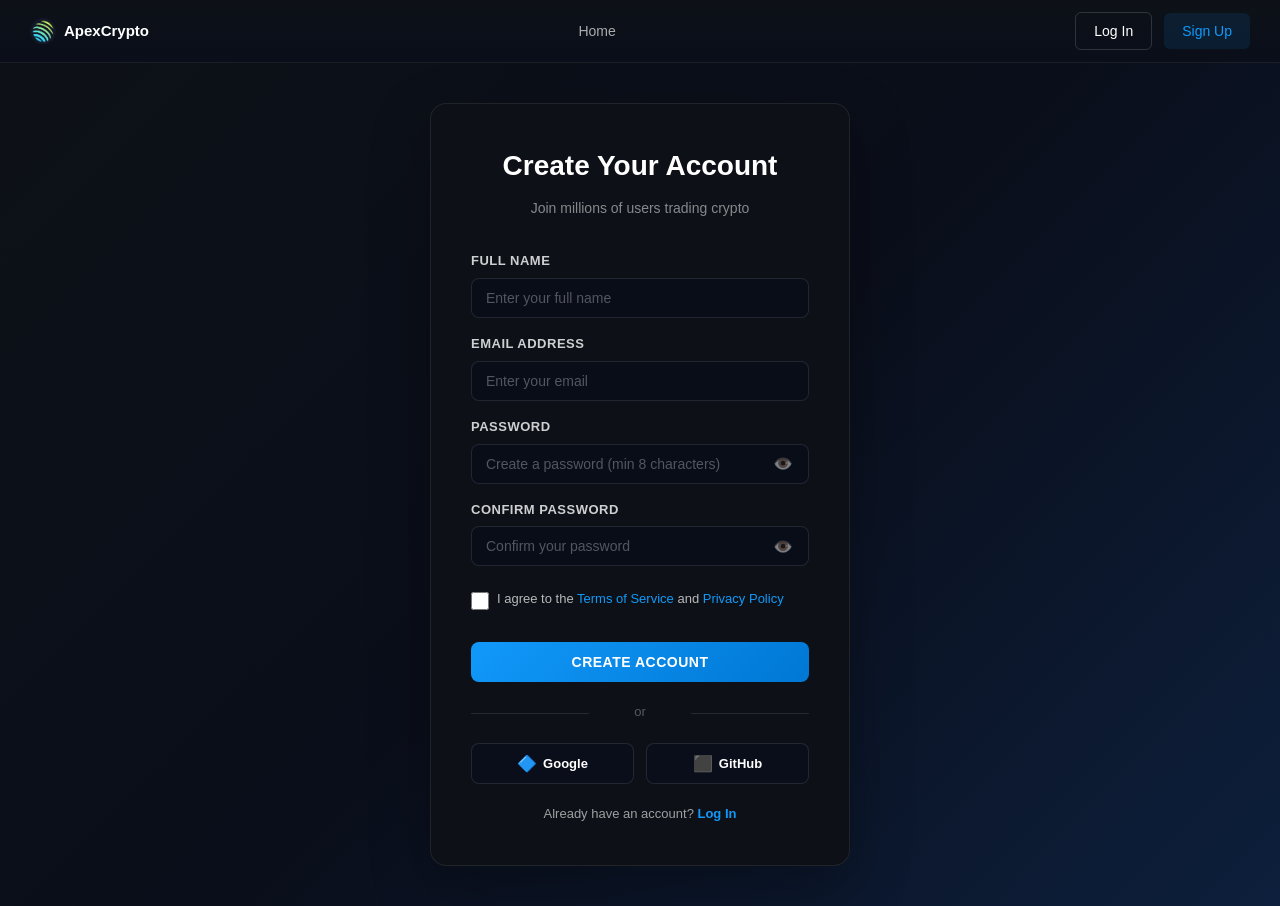
<file: register.html>
<!DOCTYPE html>
<html lang="en">
<head>
  <meta charset="UTF-8">
  <meta name="viewport" content="width=device-width, initial-scale=1.0">
  <title>Sign Up - ApexCrypto</title>
  <link rel="stylesheet" href="common.css">
  <link rel="stylesheet" href="auth.css">
</head>
<body>
  <!-- NAV -->
  <nav>
    <div class="nav-container">
      <a href="home_crypto.html" class="logo">
        <img src="./Images/Screenshot_2026-03-11_111330-removebg-preview.png" alt="ApexCrypto logo">
        <span>ApexCrypto</span>
      </a>
      <ul>
        <li><a href="home_crypto.html">Home</a></li>
        <li><a href="Prices.html" data-auth-only>Prices</a></li>
        <li><a href="Payment.html" data-auth-only>Payment</a></li>
        <li><a href="Contact.html" data-auth-only>Contact Us</a></li>
      </ul>
      <div class="nav-right">
        <a href="login.html">Log In</a>
        <a href="register.html" class="signup active-auth">Sign Up</a>
      </div>
    </div>
  </nav>

  <!-- REGISTER SECTION -->
  <section class="auth-section">
    <div class="auth-container">
      <h1>Create Your Account</h1>
      <p class="auth-subtitle">Join millions of users trading crypto</p>
      
      <form class="auth-form" id="registerForm" novalidate>
        <div class="form-group">
          <label for="fullname">Full Name</label>
          <input 
            type="text" 
            id="fullname" 
            name="fullname" 
            placeholder="Enter your full name"
            required
            aria-label="Full Name"
          >
          <span class="error-msg" id="fullnameError"></span>
        </div>

        <div class="form-group">
          <label for="email">Email Address</label>
          <input 
            type="email" 
            id="email" 
            name="email" 
            placeholder="Enter your email"
            required
            aria-label="Email Address"
          >
          <span class="error-msg" id="emailError"></span>
        </div>

        <div class="form-group">
          <label for="password">Password</label>
          <div class="password-wrapper">
            <input 
              type="password" 
              id="password" 
              name="password" 
              placeholder="Create a password (min 8 characters)"
              required
              minlength="8"
              aria-label="Password"
            >
            <button type="button" class="toggle-password" aria-label="Toggle password visibility">
              <span>👁️</span>
            </button>
          </div>
          <span class="error-msg" id="passwordError"></span>
        </div>

        <div class="form-group">
          <label for="confirm-password">Confirm Password</label>
          <div class="password-wrapper">
            <input 
              type="password" 
              id="confirm-password" 
              name="confirm-password" 
              placeholder="Confirm your password"
              required
              aria-label="Confirm Password"
            >
            <button type="button" class="toggle-password" aria-label="Toggle password visibility">
              <span>👁️</span>
            </button>
          </div>
          <span class="error-msg" id="confirmPasswordError"></span>
        </div>

        <label class="terms-checkbox">
          <input type="checkbox" name="terms" required aria-label="Accept terms and conditions">
          <span>I agree to the <a href="#">Terms of Service</a> and <a href="#">Privacy Policy</a></span>
        </label>
        <span class="error-msg" id="termsError"></span>

        <button type="submit" class="auth-btn">Create Account</button>
      </form>

      <div class="auth-divider">or</div>

      <div class="social-auth">
        <button class="social-btn google-btn" aria-label="Continue with Google">
          <span>🔷</span> Google
        </button>
        <button class="social-btn github-btn" aria-label="Continue with GitHub">
          <span>⬛</span> GitHub
        </button>
      </div>

      <p class="auth-footer">
        Already have an account? 
        <a href="login.html" class="auth-link">Log In</a>
      </p>
    </div>
  </section>

  <script src="common.js"></script>
  <script src="auth.js"></script>
</body>
</html>
</file>
<file: common.css>
/* ===== SHARED STYLES ===== */
* {
  margin: 0;
  padding: 0;
  box-sizing: border-box;
  font-family: -apple-system, BlinkMacSystemFont, "Segoe UI", Arial, sans-serif;
}

html {
  scroll-behavior: smooth;
}

body {
  background: #080d18;
  color: white;
  line-height: 1.6;
}

/* ===== NAV ===== */
nav {
  background: linear-gradient(to bottom, #0d1117, #0a0e1a);
  border-bottom: 1px solid rgba(255,255,255,0.06);
  position: sticky;
  top: 0;
  z-index: 100;
}

.nav-container {
  max-width: 1300px;
  margin: 0 auto;
  padding: 0 30px;
  height: 62px;
  display: flex;
  align-items: center;
  justify-content: space-between;
  gap: 20px;
}

.logo {
  display: flex;
  align-items: center;
  gap: 8px;
  text-decoration: none;
  cursor: pointer;
  flex-shrink: 0;
}

.logo img {
  width: 26px;
  height: 26px;
}

.logo span {
  color: white;
  font-size: 15px;
  font-weight: 700;
  white-space: nowrap;
}

.nav-container > ul {
  list-style: none;
  display: flex;
  gap: 10px;
  flex: 1;
  justify-content: center;
}

.nav-container > ul li {
  position: relative;
}

.nav-container > ul a {
  color: rgba(255,255,255,0.65);
  text-decoration: none;
  font-size: 14px;
  padding: 6px 12px;
  display: block;
  transition: color 0.2s;
}

ul a:hover {
  color: white;
}

ul a.active-nav {
  color: #00d4aa;
  font-weight: 600;
}

.nav-right {
  display: flex;
  align-items: center;
  gap: 12px;
  flex-shrink: 0;
}

.nav-container > ul a[data-auth-only],
.nav-right .logout-link {
  display: none;
}

body.is-authenticated .nav-container > ul a[data-auth-only] {
  display: block;
}

body.is-authenticated .nav-right a[href$="login.html"],
body.is-authenticated .nav-right a[href$="register.html"] {
  display: none;
}

body.is-authenticated .nav-right .logout-link {
  display: block;
}

.nav-right input {
  background: rgba(255,255,255,0.05);
  border: 1px solid rgba(255,255,255,0.1);
  border-radius: 6px;
  padding: 6px 12px;
  color: white;
  font-size: 13px;
  outline: none;
  width: 120px;
  transition: all 0.2s;
}

.nav-right input:focus {
  border-color: rgba(255,255,255,0.3);
  background: rgba(255,255,255,0.08);
}

.nav-right input::placeholder {
  color: rgba(255,255,255,0.3);
}

.nav-right a {
  color: white;
  text-decoration: none;
  font-size: 14px;
  padding: 7px 18px;
  border: 1px solid rgba(255,255,255,0.15);
  border-radius: 6px;
  transition: all 0.2s;
  white-space: nowrap;
}

.nav-right a.signup {
  background: linear-gradient(135deg, #1199FA, #0077d4);
  border: none;
}

.nav-right a.btn-outline {
  background: transparent;
  border: 1px solid rgba(255, 255, 255, 0.15);
  color: white;
}

.nav-right a.btn-outline:hover {
  border-color: rgba(255, 255, 255, 0.3);
  background: rgba(255, 255, 255, 0.05);
}

.nav-right a.btn-primary {
  background: linear-gradient(135deg, #00d4aa, #00a8e8);
  border: none;
  color: white;
  font-weight: 600;
}

.nav-right a.btn-primary:hover {
  box-shadow: 0 4px 12px rgba(0, 212, 170, 0.3);
  transform: translateY(-2px);
}

.nav-right a:hover {
  opacity: 0.85;
  transform: translateY(-2px);
}

/* ===== DROPDOWN MENU ===== */
.dropdown {
  position: relative;
}

.dropdown > a {
  cursor: pointer;
  padding: 6px 12px;
}

.dropdown-menu {
  position: absolute;
  top: 100%;
  left: 0;
  background: #0d1117;
  border: 1px solid rgba(255,255,255,0.08);
  border-radius: 10px;
  padding: 24px;
  display: flex;
  gap: 40px;
  min-width: 500px;
  z-index: 999;
  opacity: 0;
  visibility: hidden;
  transform: translateY(-10px);
  transition: all 0.2s ease;
  box-shadow: 0 10px 40px rgba(0,0,0,0.3);
}

.dropdown:hover .dropdown-menu,
.dropdown.active .dropdown-menu {
  opacity: 1;
  visibility: visible;
  transform: translateY(0);
}

.dropdown-col {
  display: flex;
  flex-direction: column;
  gap: 12px;
}

.dropdown-col > p {
  font-size: 12px;
  color: rgba(255,255,255,0.35);
  text-transform: uppercase;
  letter-spacing: 1px;
  margin-bottom: 4px;
  font-weight: 600;
}

.dropdown-col a {
  color: rgba(255,255,255,0.8);
  text-decoration: none;
  font-size: 15px;
  font-weight: 500;
  padding: 0;
  border: none;
  background: none;
  transition: color 0.2s;
}

.dropdown-col a:hover {
  color: #1199FA;
}

.col-header {
  display: flex;
  align-items: center;
  gap: 12px;
  margin-bottom: 4px;
}

.col-header img {
  border-radius: 10px;
  width: 40px;
  height: 40px;
}

.col-title {
  color: white;
  font-size: 14px;
  font-weight: 700;
  margin-bottom: 2px;
}

.col-desc {
  color: rgba(255,255,255,0.4);
  font-size: 12px;
}

.col-btn {
  display: inline-block;
  color: white;
  text-decoration: none;
  font-size: 13px;
  padding: 10px 20px;
  border: 1px solid rgba(255,255,255,0.2);
  border-radius: 20px;
  text-align: center;
  line-height: normal;
  transition: all 0.2s;
  cursor: pointer;
}

.col-btn:hover {
  border-color: #1199FA;
  color: #1199FA;
  background: rgba(17,153,250,0.1);
}

.col-links {
  display: flex;
  flex-direction: column;
  gap: 10px;
}

/* ===== UP/DOWN INDICATORS ===== */
.up {
  color: #00c896;
  font-weight: 600;
}

.down {
  color: #ff5555;
  font-weight: 600;
}

/* ===== RESPONSIVE ===== */
@media (max-width: 1024px) {
  .nav-container {
    padding: 0 20px;
    height: 56px;
  }
  
  .nav-container {
    height: auto;
    min-height: 56px;
    flex-wrap: wrap;
    padding-top: 8px;
    padding-bottom: 8px;
  }

  .nav-container > ul {
    order: 3;
    flex: 0 0 100%;
    justify-content: flex-start;
    overflow-x: auto;
    scrollbar-width: none;
  }

  .nav-container > ul::-webkit-scrollbar {
    display: none;
  }
  
  .nav-right {
    gap: 8px;
  }
  
  .nav-right input {
    width: 100px;
  }
  
  .nav-right a {
    padding: 6px 14px;
    font-size: 13px;
  }
  
  .dropdown-menu {
    min-width: 400px;
    padding: 16px;
    gap: 24px;
  }
}

@media (max-width: 768px) {
  .nav-container {
    padding: 8px 16px;
    min-height: 50px;
  }
  
  .logo span {
    display: inline;
  }
  
  .nav-right input {
    display: none;
  }
  
  .nav-right {
    gap: 6px;
  }
  
  .nav-right a {
    padding: 6px 12px;
    font-size: 12px;
  }

  .nav-container > ul {
    gap: 4px;
  }

  .nav-container > ul a {
    padding: 6px 10px;
    white-space: nowrap;
  }
  
  .dropdown-menu {
    min-width: 280px;
    padding: 12px;
    gap: 16px;
  }
  
  .dropdown-col {
    gap: 8px;
  }
}

@media (max-width: 480px) {
  .nav-container > ul {
    flex-wrap: wrap;
    gap: 2px;
    overflow-x: visible;
  }

  .nav-container > ul a {
    padding: 6px 6px;
  }

  .logo img {
    width: 22px;
    height: 22px;
  }

  .logo span {
    font-size: 13px;
  }
  
  .nav-right a {
    padding: 5px 10px;
    font-size: 11px;
  }
  
  .dropdown-menu {
    min-width: 240px;
    padding: 8px;
    gap: 12px;
  }
}
</file>
<file: Contact.css>
/* ===== CONTACT PAGE STYLES ===== */

main {
  min-height: calc(100vh - 62px);
  padding: 40px 20px;
  background: linear-gradient(135deg, #080d18 0%, #0a1628 100%);
}

.contact-container {
  max-width: 1300px;
  margin: 0 auto;
}

/* ===== CONTACT HERO ===== */
.contact-hero {
  text-align: center;
  margin-bottom: 60px;
}

.contact-hero h1 {
  font-size: 2.5rem;
  margin-bottom: 10px;
  color: white;
  font-weight: 700;
}

.contact-hero .subtitle {
  font-size: 1rem;
  color: rgba(255, 255, 255, 0.6);
}

/* ===== CONTACT GRID ===== */
.contact-grid {
  display: grid;
  grid-template-columns: 1fr 1fr;
  gap: 40px;
  margin-bottom: 60px;
}

/* ===== CONTACT INFO SECTION ===== */
.contact-info-section h2,
.contact-form-section h2 {
  font-size: 1.6rem;
  margin-bottom: 30px;
  color: white;
  font-weight: 700;
}

.info-card {
  display: flex;
  flex-direction: column;
  gap: 25px;
}

.info-item {
  background: linear-gradient(135deg, rgba(13, 17, 23, 0.8), rgba(10, 14, 26, 0.8));
  border: 1px solid rgba(255, 255, 255, 0.08);
  border-radius: 12px;
  padding: 25px;
  backdrop-filter: blur(10px);
  display: flex;
  gap: 20px;
  transition: all 0.3s ease;
}

.info-item:hover {
  border-color: rgba(0, 212, 170, 0.3);
  box-shadow: 0 10px 40px rgba(0, 0, 0, 0.3);
}

.info-icon {
  font-size: 2rem;
  min-width: 60px;
  text-align: center;
}

.info-content h3 {
  font-size: 1.1rem;
  color: white;
  margin-bottom: 8px;
  font-weight: 600;
}

.info-content p {
  color: rgba(255, 255, 255, 0.6);
  font-size: 0.95rem;
  line-height: 1.6;
  margin: 5px 0;
}

.contact-value {
  color: #00d4aa;
  font-weight: 600;
  font-size: 1rem;
}

.btn-edit {
  background: rgba(0, 212, 170, 0.15);
  border: 1px solid rgba(0, 212, 170, 0.3);
  color: #00d4aa;
  padding: 6px 12px;
  border-radius: 6px;
  font-size: 0.85rem;
  cursor: pointer;
  margin-top: 8px;
  transition: all 0.3s ease;
}

.btn-edit:hover {
  background: rgba(0, 212, 170, 0.25);
}

.edit-form {
  margin-top: 12px;
  display: flex;
  flex-direction: column;
  gap: 10px;
}

.edit-form input {
  background: rgba(255, 255, 255, 0.05);
  border: 1px solid rgba(255, 255, 255, 0.1);
  border-radius: 6px;
  padding: 10px;
  color: white;
  font-size: 0.9rem;
  outline: none;
}

.edit-form input:focus {
  background: rgba(255, 255, 255, 0.08);
  border-color: #00a8e8;
}

.edit-buttons {
  display: flex;
  gap: 10px;
}

.btn-save,
.btn-cancel {
  padding: 8px 16px;
  border: none;
  border-radius: 6px;
  font-size: 0.85rem;
  cursor: pointer;
  font-weight: 600;
  transition: all 0.3s ease;
}

.btn-save {
  background: linear-gradient(135deg, #00d4aa, #00a8e8);
  color: white;
  flex: 1;
}

.btn-save:hover {
  box-shadow: 0 5px 15px rgba(0, 212, 170, 0.3);
}

.btn-cancel {
  background: rgba(255, 255, 255, 0.1);
  color: rgba(255, 255, 255, 0.7);
  flex: 1;
}

.btn-cancel:hover {
  background: rgba(255, 255, 255, 0.15);
}

/* ===== CONTACT FORM SECTION ===== */
.contact-form-section {
  background: linear-gradient(135deg, rgba(13, 17, 23, 0.8), rgba(10, 14, 26, 0.8));
  border: 1px solid rgba(255, 255, 255, 0.08);
  border-radius: 12px;
  padding: 40px;
  backdrop-filter: blur(10px);
}

.contact-form {
  display: flex;
  flex-direction: column;
  gap: 20px;
}

.contact-form .form-group {
  display: flex;
  flex-direction: column;
}

.contact-form label {
  font-size: 0.95rem;
  margin-bottom: 8px;
  color: rgba(255, 255, 255, 0.8);
  font-weight: 500;
}

.contact-form input,
.contact-form select,
.contact-form textarea {
  background: rgba(255, 255, 255, 0.05);
  border: 1px solid rgba(255, 255, 255, 0.1);
  border-radius: 8px;
  padding: 12px 15px;
  color: white;
  font-size: 0.95rem;
  font-family: inherit;
  transition: all 0.3s ease;
  outline: none;
}

.contact-form input:focus,
.contact-form select:focus,
.contact-form textarea:focus {
  background: rgba(255, 255, 255, 0.08);
  border-color: #00a8e8;
  box-shadow: 0 0 10px rgba(0, 168, 232, 0.2);
}

.contact-form input::placeholder,
.contact-form textarea::placeholder {
  color: rgba(255, 255, 255, 0.4);
}

.contact-form select option {
  background: #0a0e1a;
  color: white;
}

.contact-form textarea {
  resize: vertical;
  min-height: 150px;
}

.btn-submit {
  background: linear-gradient(135deg, #00d4aa, #00a8e8);
  color: white;
  padding: 14px 30px;
  border: none;
  border-radius: 8px;
  font-size: 0.95rem;
  font-weight: 600;
  cursor: pointer;
  transition: all 0.3s ease;
  margin-top: 10px;
}

.btn-submit:hover {
  box-shadow: 0 8px 20px rgba(0, 212, 170, 0.3);
  transform: translateY(-2px);
}

.status-message {
  margin-top: 15px;
  padding: 12px 15px;
  border-radius: 8px;
  font-size: 0.9rem;
  display: none;
  animation: slideIn 0.3s ease;
}

.status-message.show {
  display: block;
}

.status-message.success {
  background: rgba(0, 212, 170, 0.15);
  border: 1px solid rgba(0, 212, 170, 0.3);
  color: #00d4aa;
}

.status-message.error {
  background: rgba(255, 100, 100, 0.15);
  border: 1px solid rgba(255, 100, 100, 0.3);
  color: #ff6464;
}

/* ===== FAQ SECTION ===== */
.faq-section {
  margin-bottom: 60px;
}

.faq-section h2 {
  font-size: 1.8rem;
  margin-bottom: 40px;
  color: white;
  font-weight: 700;
  text-align: center;
}

.faq-grid {
  display: grid;
  grid-template-columns: repeat(auto-fit, minmax(350px, 1fr));
  gap: 20px;
}

.faq-item {
  background: linear-gradient(135deg, rgba(13, 17, 23, 0.8), rgba(10, 14, 26, 0.8));
  border: 1px solid rgba(255, 255, 255, 0.08);
  border-radius: 12px;
  overflow: hidden;
  transition: all 0.3s ease;
}

.faq-item:hover {
  border-color: rgba(0, 212, 170, 0.3);
  box-shadow: 0 10px 40px rgba(0, 0, 0, 0.3);
}

.faq-question {
  padding: 20px;
  display: flex;
  justify-content: space-between;
  align-items: center;
  cursor: pointer;
  background: linear-gradient(135deg, rgba(0, 212, 170, 0.05), rgba(0, 168, 232, 0.05));
  border-bottom: 1px solid rgba(255, 255, 255, 0.05);
  transition: all 0.3s ease;
}

.faq-question:hover {
  background: linear-gradient(135deg, rgba(0, 212, 170, 0.1), rgba(0, 168, 232, 0.1));
}

.faq-question h3 {
  font-size: 1rem;
  color: white;
  margin: 0;
  font-weight: 600;
}

.faq-icon {
  font-size: 1.5rem;
  color: #00d4aa;
  font-weight: 700;
  transition: transform 0.3s ease;
}

.faq-item.active .faq-icon {
  transform: rotate(45deg);
}

.faq-answer {
  padding: 20px;
  color: rgba(255, 255, 255, 0.7);
  line-height: 1.6;
}

.faq-answer p {
  margin: 0;
}

/* ===== EMERGENCY SECTION ===== */
.emergency-section {
  margin-bottom: 60px;
}

.emergency-card {
  background: linear-gradient(135deg, rgba(255, 100, 100, 0.1), rgba(255, 154, 0, 0.1));
  border: 2px solid rgba(255, 100, 100, 0.3);
  border-radius: 12px;
  padding: 40px;
  text-align: center;
  backdrop-filter: blur(10px);
}

.emergency-card h2 {
  font-size: 1.8rem;
  color: #ff6464;
  margin-bottom: 15px;
  font-weight: 700;
}

.emergency-card p {
  color: rgba(255, 255, 255, 0.7);
  margin-bottom: 20px;
  font-size: 1rem;
}

.emergency-phone {
  display: inline-block;
  background: linear-gradient(135deg, #ff9a00, #ff7a00);
  color: white;
  padding: 15px 40px;
  border-radius: 8px;
  text-decoration: none;
  font-size: 1.3rem;
  font-weight: 700;
  transition: all 0.3s ease;
  margin: 10px 0;
}

.emergency-phone:hover {
  box-shadow: 0 8px 20px rgba(255, 154, 0, 0.3);
  transform: translateY(-2px);
}

.emergency-hours {
  font-size: 0.9rem;
  color: rgba(255, 255, 255, 0.5);
  margin: 15px 0 0 0;
}

/* ===== FOOTER ===== */
footer {
  background: linear-gradient(to bottom, #0d1117, #0a0e1a);
  border-top: 1px solid rgba(255, 255, 255, 0.06);
  padding: 30px 20px;
  margin-top: 50px;
}

.footer-content {
  max-width: 1300px;
  margin: 0 auto;
  text-align: center;
}

.footer-content p {
  color: rgba(255, 255, 255, 0.6);
  font-size: 0.85rem;
  margin-bottom: 15px;
}

.footer-links {
  display: flex;
  gap: 20px;
  justify-content: center;
}

.footer-links a {
  color: rgba(255, 255, 255, 0.5);
  text-decoration: none;
  font-size: 0.85rem;
  transition: color 0.3s ease;
}

.footer-links a:hover {
  color: rgba(255, 255, 255, 0.9);
}

@keyframes slideIn {
  from {
    opacity: 0;
    transform: translateY(-10px);
  }
  to {
    opacity: 1;
    transform: translateY(0);
  }
}

/* ===== RESPONSIVE DESIGN ===== */
@media (max-width: 1024px) {
  .contact-grid {
    grid-template-columns: 1fr;
    gap: 30px;
  }
}

@media (max-width: 768px) {
  main {
    padding: 30px 15px;
  }

  .contact-hero h1 {
    font-size: 2rem;
  }

  .contact-info-section h2,
  .contact-form-section h2 {
    font-size: 1.4rem;
  }

  .faq-grid {
    grid-template-columns: 1fr;
  }

  .emergency-card {
    padding: 30px 20px;
  }

  .emergency-card h2 {
    font-size: 1.5rem;
  }

  .emergency-phone {
    padding: 12px 30px;
    font-size: 1.1rem;
  }
}

@media (max-width: 480px) {
  main {
    padding: 20px 10px;
  }

  .contact-hero h1 {
    font-size: 1.6rem;
  }

  .contact-hero .subtitle {
    font-size: 0.9rem;
  }

  .contact-form-section {
    padding: 20px;
  }

  .info-item {
    flex-direction: column;
    padding: 15px;
  }

  .info-icon {
    text-align: left;
  }

  .btn-submit {
    width: 100%;
  }

  .faq-question h3 {
    font-size: 0.9rem;
  }

  .emergency-card {
    padding: 20px;
  }

  .emergency-card h2 {
    font-size: 1.3rem;
  }
}
</file>
<file: Earn.css>
/* ===== EARN PAGE STYLES ===== */

main {
  min-height: calc(100vh - 62px);
  padding: 40px 20px;
  background: linear-gradient(135deg, #080d18 0%, #0a1628 100%);
}

.earn-container {
  max-width: 1300px;
  margin: 0 auto;
}

/* ===== HERO SECTION ===== */
.earn-hero {
  text-align: center;
  margin-bottom: 80px;
  padding: 60px 20px;
  background: linear-gradient(135deg, rgba(0, 212, 170, 0.1), rgba(0, 168, 232, 0.1));
  border: 1px solid rgba(0, 212, 170, 0.3);
  border-radius: 16px;
  backdrop-filter: blur(10px);
}

.earn-hero h1 {
  font-size: 3rem;
  margin-bottom: 15px;
  color: white;
  font-weight: 700;
}

.earn-hero .subtitle {
  font-size: 1.2rem;
  color: rgba(255, 255, 255, 0.6);
  margin-bottom: 30px;
}

.btn-primary-large {
  display: inline-block;
  background: linear-gradient(135deg, #00d4aa, #00a8e8);
  color: white;
  padding: 16px 40px;
  border-radius: 8px;
  text-decoration: none;
  font-size: 1.1rem;
  font-weight: 600;
  transition: all 0.3s ease;
  border: none;
  cursor: pointer;
}

.btn-primary-large:hover {
  box-shadow: 0 10px 30px rgba(0, 212, 170, 0.4);
  transform: translateY(-3px);
}

/* ===== BENEFITS SECTION ===== */
.earnings-overview {
  margin-bottom: 80px;
}

.earnings-overview h2,
.earning-products h2,
.comparison-section h2,
.testimonials-section h2 {
  font-size: 2rem;
  margin-bottom: 50px;
  color: white;
  font-weight: 700;
  text-align: center;
}

.benefit-grid {
  display: grid;
  grid-template-columns: repeat(auto-fit, minmax(280px, 1fr));
  gap: 25px;
}

.benefit-card {
  background: linear-gradient(135deg, rgba(13, 17, 23, 0.8), rgba(10, 14, 26, 0.8));
  border: 1px solid rgba(255, 255, 255, 0.08);
  border-radius: 12px;
  padding: 30px;
  text-align: center;
  backdrop-filter: blur(10px);
  transition: all 0.3s ease;
}

.benefit-card:hover {
  border-color: rgba(0, 212, 170, 0.3);
  box-shadow: 0 10px 40px rgba(0, 0, 0, 0.3);
  transform: translateY(-5px);
}

.benefit-icon {
  font-size: 2.5rem;
  margin-bottom: 15px;
  display: block;
}

.benefit-card h3 {
  font-size: 1.2rem;
  color: white;
  margin-bottom: 10px;
  font-weight: 600;
}

.benefit-card p {
  color: rgba(255, 255, 255, 0.6);
  font-size: 0.95rem;
  line-height: 1.6;
}

/* ===== PRODUCTS SECTION ===== */
.earning-products {
  margin-bottom: 80px;
}

.products-grid {
  display: grid;
  grid-template-columns: repeat(auto-fit, minmax(320px, 1fr));
  gap: 30px;
}

.product-card {
  background: linear-gradient(135deg, rgba(13, 17, 23, 0.8), rgba(10, 14, 26, 0.8));
  border: 1px solid rgba(255, 255, 255, 0.08);
  border-radius: 12px;
  padding: 30px;
  backdrop-filter: blur(10px);
  transition: all 0.3s ease;
  display: flex;
  flex-direction: column;
}

.product-card:hover {
  border-color: rgba(0, 212, 170, 0.3);
  box-shadow: 0 15px 50px rgba(0, 0, 0, 0.4);
  transform: translateY(-8px);
}

.product-header {
  position: relative;
  margin-bottom: 20px;
  padding-bottom: 15px;
  border-bottom: 1px solid rgba(255, 255, 255, 0.08);
}

.product-icon {
  font-size: 2.5rem;
  display: block;
  margin-bottom: 10px;
}

.product-header h3 {
  font-size: 1.4rem;
  color: white;
  margin: 10px 0 0 0;
  font-weight: 600;
}

.apy-badge {
  position: absolute;
  top: 0;
  right: 0;
  background: linear-gradient(135deg, #00d4aa, #00a8e8);
  color: white;
  padding: 8px 16px;
  border-radius: 20px;
  font-size: 0.85rem;
  font-weight: 700;
}

.product-description {
  color: rgba(255, 255, 255, 0.6);
  font-size: 0.95rem;
  line-height: 1.6;
  margin-bottom: 20px;
}

.features-list {
  margin-bottom: 25px;
}

.features-list h4 {
  font-size: 0.9rem;
  color: white;
  margin-bottom: 10px;
  font-weight: 600;
}

.features-list ul {
  list-style: none;
  padding: 0;
  margin: 0;
}

.features-list li {
  color: rgba(255, 255, 255, 0.6);
  font-size: 0.9rem;
  margin-bottom: 8px;
  padding-left: 0;
}

.product-stats {
  display: grid;
  grid-template-columns: 1fr 1fr;
  gap: 15px;
  margin-bottom: 20px;
  padding: 15px;
  background: rgba(0, 212, 170, 0.05);
  border-radius: 8px;
  border: 1px solid rgba(0, 212, 170, 0.15);
}

.stat {
  display: flex;
  flex-direction: column;
}

.stat-label {
  font-size: 0.8rem;
  color: rgba(255, 255, 255, 0.5);
  text-transform: uppercase;
  margin-bottom: 5px;
}

.stat-value {
  font-size: 1rem;
  color: #00d4aa;
  font-weight: 700;
}

.btn-product {
  display: block;
  background: linear-gradient(135deg, #00d4aa, #00a8e8);
  color: white;
  padding: 12px 24px;
  border-radius: 8px;
  text-decoration: none;
  text-align: center;
  font-weight: 600;
  transition: all 0.3s ease;
  margin-top: auto;
  border: none;
  cursor: pointer;
}

.btn-product:hover {
  box-shadow: 0 8px 20px rgba(0, 212, 170, 0.3);
  transform: translateY(-2px);
}

/* ===== COMPARISON TABLE ===== */
.comparison-section {
  margin-bottom: 80px;
}

.comparison-table-container {
  overflow-x: auto;
  background: linear-gradient(135deg, rgba(13, 17, 23, 0.8), rgba(10, 14, 26, 0.8));
  border: 1px solid rgba(255, 255, 255, 0.08);
  border-radius: 12px;
  backdrop-filter: blur(10px);
}

.comparison-table {
  width: 100%;
  border-collapse: collapse;
}

.comparison-table thead {
  background: rgba(0, 212, 170, 0.1);
}

.comparison-table th {
  padding: 20px;
  text-align: left;
  color: white;
  font-weight: 700;
  border-bottom: 1px solid rgba(255, 255, 255, 0.1);
  font-size: 0.95rem;
}

.comparison-table td {
  padding: 20px;
  color: rgba(255, 255, 255, 0.7);
  border-bottom: 1px solid rgba(255, 255, 255, 0.05);
  font-size: 0.95rem;
}

.comparison-table tbody tr:hover {
  background: rgba(0, 212, 170, 0.05);
}

.risk-low {
  color: #00d4aa;
  font-weight: 700;
}

.risk-medium {
  color: #ff9a00;
  font-weight: 700;
}

.risk-high {
  color: #ff6464;
  font-weight: 700;
}

/* ===== TESTIMONIALS SECTION ===== */
.testimonials-section {
  margin-bottom: 80px;
}

.testimonials-grid {
  display: grid;
  grid-template-columns: repeat(auto-fit, minmax(300px, 1fr));
  gap: 25px;
}

.testimonial-card {
  background: linear-gradient(135deg, rgba(13, 17, 23, 0.8), rgba(10, 14, 26, 0.8));
  border: 1px solid rgba(255, 255, 255, 0.08);
  border-radius: 12px;
  padding: 30px;
  backdrop-filter: blur(10px);
  transition: all 0.3s ease;
}

.testimonial-card:hover {
  border-color: rgba(0, 212, 170, 0.3);
  box-shadow: 0 10px 40px rgba(0, 0, 0, 0.3);
}

.testimonial-stars {
  font-size: 1.2rem;
  color: #ffd700;
  margin-bottom: 15px;
}

.testimonial-text {
  color: rgba(255, 255, 255, 0.7);
  font-size: 0.95rem;
  line-height: 1.8;
  margin-bottom: 20px;
  font-style: italic;
}

.testimonial-author {
  border-top: 1px solid rgba(255, 255, 255, 0.08);
  padding-top: 15px;
}

.author-name {
  font-size: 0.95rem;
  color: white;
  font-weight: 700;
  margin-bottom: 5px;
}

.author-role {
  font-size: 0.85rem;
  color: rgba(255, 255, 255, 0.5);
}

/* ===== CTA SECTION ===== */
.cta-section {
  background: linear-gradient(135deg, rgba(0, 212, 170, 0.15), rgba(0, 168, 232, 0.15));
  border: 2px solid rgba(0, 212, 170, 0.3);
  border-radius: 16px;
  padding: 60px 40px;
  text-align: center;
  margin-bottom: 80px;
  backdrop-filter: blur(10px);
}

.cta-section h2 {
  font-size: 2.5rem;
  margin-bottom: 15px;
  color: white;
}

.cta-section p {
  color: rgba(255, 255, 255, 0.6);
  margin-bottom: 30px;
  font-size: 1.05rem;
}

.btn-cta {
  display: inline-block;
  background: linear-gradient(135deg, #00d4aa, #00a8e8);
  color: white;
  padding: 16px 40px;
  border-radius: 8px;
  text-decoration: none;
  font-size: 1.1rem;
  font-weight: 600;
  transition: all 0.3s ease;
  margin-bottom: 20px;
}

.btn-cta:hover {
  box-shadow: 0 10px 30px rgba(0, 212, 170, 0.4);
  transform: translateY(-3px);
}

.cta-note {
  color: rgba(255, 255, 255, 0.5);
  font-size: 0.95rem;
  margin: 0;
}

.cta-note a {
  color: #00d4aa;
  text-decoration: none;
  font-weight: 600;
  transition: color 0.3s ease;
}

.cta-note a:hover {
  color: #00a8e8;
}

/* ===== FOOTER ===== */
footer {
  background: linear-gradient(to bottom, #0d1117, #0a0e1a);
  border-top: 1px solid rgba(255, 255, 255, 0.06);
  padding: 30px 20px;
  margin-top: 50px;
}

.footer-content {
  max-width: 1300px;
  margin: 0 auto;
  text-align: center;
}

.footer-content p {
  color: rgba(255, 255, 255, 0.6);
  font-size: 0.85rem;
  margin-bottom: 15px;
}

.footer-links {
  display: flex;
  gap: 20px;
  justify-content: center;
}

.footer-links a {
  color: rgba(255, 255, 255, 0.5);
  text-decoration: none;
  font-size: 0.85rem;
  transition: color 0.3s ease;
}

.footer-links a:hover {
  color: rgba(255, 255, 255, 0.9);
}

/* ===== RESPONSIVE DESIGN ===== */
@media (max-width: 1024px) {
  .earn-container {
    padding: 20px 10px;
  }

  .earn-hero {
    padding: 50px 20px;
  }

  .earn-hero h1 {
    font-size: 2.5rem;
  }

  .earnings-overview h2,
  .earning-products h2,
  .comparison-section h2,
  .testimonials-section h2 {
    font-size: 1.8rem;
  }

  .products-grid,
  .benefit-grid {
    grid-template-columns: repeat(2, 1fr);
  }

  .comparison-table th,
  .comparison-table td {
    padding: 15px;
    font-size: 0.9rem;
  }
}

@media (max-width: 768px) {
  main {
    padding: 30px 15px;
  }

  .earn-hero {
    padding: 40px 20px;
  }

  .earn-hero h1 {
    font-size: 2rem;
  }

  .earn-hero .subtitle {
    font-size: 1rem;
  }

  .earnings-overview h2,
  .earning-products h2,
  .comparison-section h2,
  .testimonials-section h2 {
    font-size: 1.5rem;
  }

  .benefit-grid,
  .products-grid,
  .testimonials-grid {
    gap: 15px;
  }

  .cta-section {
    padding: 40px 20px;
  }

  .cta-section h2 {
    font-size: 1.8rem;
  }

  .comparison-table th,
  .comparison-table td {
    padding: 15px 10px;
    font-size: 0.85rem;
  }
}

@media (max-width: 480px) {
  main {
    padding: 20px 10px;
  }

  .earn-hero {
    padding: 30px 15px;
  }

  .earn-hero h1 {
    font-size: 1.6rem;
  }

  .earn-hero .subtitle {
    font-size: 0.9rem;
  }

  .btn-primary-large,
  .btn-cta,
  .btn-product {
    width: 100%;
    padding: 12px 20px;
  }

  .earnings-overview h2,
  .earning-products h2,
  .comparison-section h2,
  .testimonials-section h2 {
    font-size: 1.3rem;
    margin-bottom: 25px;
  }

  .benefit-grid,
  .products-grid {
    grid-template-columns: 1fr;
  }

  .product-stats {
    grid-template-columns: 1fr;
  }

  .cta-section {
    padding: 30px 15px;
  }

  .cta-section h2 {
    font-size: 1.4rem;
  }

  .comparison-table th,
  .comparison-table td {
    padding: 10px;
    font-size: 0.75rem;
  }
}
</file>
<file: auth.css>
/* ===== AUTH PAGE STYLES ===== */
.auth-section {
  min-height: calc(100vh - 62px);
  display: flex;
  align-items: center;
  justify-content: center;
  padding: 40px 20px;
  background: linear-gradient(135deg, rgba(13,17,23,1) 0%, rgba(10,14,26,1) 50%, rgba(13,31,60,1) 100%);
}

.auth-container {
  width: 100%;
  max-width: 420px;
  background: #0d1117;
  border: 1px solid rgba(255,255,255,0.08);
  border-radius: 16px;
  padding: 40px;
  box-shadow: 0 20px 60px rgba(0,0,0,0.3);
}

.auth-container h1 {
  font-size: 28px;
  font-weight: 800;
  color: white;
  margin-bottom: 8px;
  text-align: center;
}

.auth-subtitle {
  font-size: 14px;
  color: rgba(255,255,255,0.5);
  text-align: center;
  margin-bottom: 32px;
}

/* ===== FORM STYLES ===== */
.auth-form {
  display: flex;
  flex-direction: column;
  gap: 16px;
}

.form-group {
  display: flex;
  flex-direction: column;
  gap: 6px;
}

.form-group label {
  font-size: 13px;
  font-weight: 600;
  color: rgba(255,255,255,0.8);
  text-transform: uppercase;
  letter-spacing: 0.5px;
}

.form-group input {
  background: #080d18;
  border: 1px solid rgba(255,255,255,0.1);
  border-radius: 8px;
  padding: 11px 14px;
  color: white;
  font-size: 14px;
  transition: all 0.2s;
  outline: none;
}

.form-group input:focus {
  border-color: #1199FA;
  background: rgba(13,17,35,0.8);
  box-shadow: 0 0 0 3px rgba(17,153,250,0.1);
}

.form-group input::placeholder {
  color: rgba(255,255,255,0.3);
}

.form-group input:invalid:not(:placeholder-shown) {
  border-color: #ff5555;
}

.error-msg {
  font-size: 12px;
  color: #ff5555;
  display: none;
  margin-top: 4px;
}

.error-msg.show {
  display: block;
}

/* ===== PASSWORD TOGGLE ===== */
.password-wrapper {
  position: relative;
  display: flex;
  align-items: center;
}

.password-wrapper input {
  width: 100%;
  padding-right: 40px;
}

.toggle-password {
  position: absolute;
  right: 12px;
  background: none;
  border: none;
  color: rgba(255,255,255,0.5);
  cursor: pointer;
  font-size: 16px;
  padding: 4px;
  transition: color 0.2s;
  display: flex;
  align-items: center;
  justify-content: center;
}

.toggle-password:hover {
  color: rgba(255,255,255,0.8);
}

/* ===== FORM OPTIONS ===== */
.form-options {
  display: flex;
  justify-content: space-between;
  align-items: center;
  font-size: 13px;
}

.remember-me {
  display: flex;
  align-items: center;
  gap: 6px;
  cursor: pointer;
  color: rgba(255,255,255,0.7);
  transition: color 0.2s;
  user-select: none;
}

.remember-me:hover {
  color: white;
}

.remember-me input {
  width: 16px;
  height: 16px;
  cursor: pointer;
}

.forgot-password {
  color: #1199FA;
  text-decoration: none;
  transition: color 0.2s;
}

.forgot-password:hover {
  color: #0d7fc1;
}

/* ===== CHECKBOXES ===== */
.terms-checkbox {
  display: flex;
  align-items: flex-start;
  gap: 8px;
  font-size: 13px;
  color: rgba(255,255,255,0.7);
  cursor: pointer;
  margin: 8px 0;
  line-height: 1.4;
}

.terms-checkbox input {
  width: 18px;
  height: 18px;
  margin-top: 2px;
  cursor: pointer;
  flex-shrink: 0;
  accent-color: #1199FA;
}

.terms-checkbox a {
  color: #1199FA;
  text-decoration: none;
  transition: color 0.2s;
}

.terms-checkbox a:hover {
  text-decoration: underline;
}

/* ===== BUTTONS ===== */
.auth-btn {
  background: linear-gradient(135deg, #1199FA, #0077d4);
  color: white;
  border: none;
  border-radius: 8px;
  padding: 12px 24px;
  font-size: 14px;
  font-weight: 600;
  cursor: pointer;
  transition: all 0.2s;
  text-transform: uppercase;
  letter-spacing: 0.5px;
  margin-top: 8px;
}

.auth-btn:hover {
  transform: translateY(-2px);
  box-shadow: 0 10px 25px rgba(17,153,250,0.3);
}

.auth-btn:active {
  transform: translateY(0);
}

.auth-btn:disabled {
  opacity: 0.5;
  cursor: not-allowed;
  transform: none;
}

/* ===== DIVIDER ===== */
.auth-divider {
  text-align: center;
  color: rgba(255,255,255,0.3);
  font-size: 13px;
  margin: 20px 0;
  position: relative;
}

.auth-divider::before,
.auth-divider::after {
  content: '';
  position: absolute;
  top: 50%;
  width: 35%;
  height: 1px;
  background: rgba(255,255,255,0.1);
}

.auth-divider::before {
  left: 0;
}

.auth-divider::after {
  right: 0;
}

/* ===== SOCIAL AUTH ===== */
.social-auth {
  display: flex;
  gap: 12px;
  margin-bottom: 20px;
}

.social-btn {
  flex: 1;
  background: #0a0e1a;
  border: 1px solid rgba(255,255,255,0.1);
  border-radius: 8px;
  color: white;
  padding: 10px;
  font-size: 13px;
  font-weight: 600;
  cursor: pointer;
  transition: all 0.2s;
  display: flex;
  align-items: center;
  justify-content: center;
  gap: 6px;
}

.social-btn:hover {
  border-color: rgba(255,255,255,0.3);
  background: rgba(255,255,255,0.05);
}

.social-btn span {
  font-size: 16px;
}

/* ===== FOOTER ===== */
.auth-footer {
  text-align: center;
  font-size: 13px;
  color: rgba(255,255,255,0.6);
  margin-top: 20px;
}

.auth-link {
  color: #1199FA;
  text-decoration: none;
  font-weight: 600;
  transition: color 0.2s;
}

.auth-link:hover {
  color: #0d7fc1;
  text-decoration: underline;
}

.active-auth {
  color: #1199FA !important;
  border-color: #1199FA !important;
  background: rgba(17,153,250,0.1) !important;
}

/* ===== RESPONSIVE ===== */
@media (max-width: 768px) {
  .auth-container {
    padding: 30px 24px;
  }
  
  .auth-container h1 {
    font-size: 24px;
    margin-bottom: 6px;
  }
  
  .auth-subtitle {
    margin-bottom: 24px;
  }
  
  .auth-form {
    gap: 14px;
  }
  
  .form-options {
    flex-direction: column;
    align-items: flex-start;
    gap: 8px;
  }
}

@media (max-width: 480px) {
  .auth-section {
    padding: 20px 16px;
  }
  
  .auth-container {
    padding: 24px;
    border-radius: 12px;
  }
  
  .auth-container h1 {
    font-size: 20px;
  }
  
  .auth-subtitle {
    font-size: 13px;
  }
  
  .social-auth {
    flex-direction: column;
  }
  
  .form-group input {
    padding: 10px 12px;
    font-size: 16px;
  }
}
</file>
<file: Payment.css>
/* ===== PAYMENT PAGE STYLES ===== */

main {
  min-height: calc(100vh - 62px);
  padding: 40px 20px;
  background: linear-gradient(135deg, #080d18 0%, #0a1628 100%);
}

.payment-container {
  max-width: 1300px;
  margin: 0 auto;
}

.payment-container h1 {
  font-size: 2.5rem;
  margin-bottom: 10px;
  color: white;
  font-weight: 700;
}

.subtitle {
  font-size: 1rem;
  color: rgba(255, 255, 255, 0.6);
  margin-bottom: 40px;
}

/* ===== PAYMENT GRID ===== */
.payment-grid {
  display: grid;
  grid-template-columns: repeat(auto-fit, minmax(350px, 1fr));
  gap: 30px;
  margin-bottom: 50px;
}

.payment-card {
  background: linear-gradient(135deg, rgba(13, 17, 23, 0.8), rgba(10, 14, 26, 0.8));
  border: 1px solid rgba(255, 255, 255, 0.08);
  border-radius: 12px;
  padding: 30px;
  backdrop-filter: blur(10px);
  transition: all 0.3s ease;
}

.payment-card:hover {
  border-color: rgba(255, 255, 255, 0.15);
  box-shadow: 0 10px 40px rgba(0, 0, 0, 0.3);
  transform: translateY(-5px);
}

.card-header {
  margin-bottom: 25px;
  border-bottom: 1px solid rgba(255, 255, 255, 0.08);
  padding-bottom: 15px;
}

.card-header h2 {
  font-size: 1.4rem;
  margin-bottom: 5px;
  color: white;
  display: flex;
  align-items: center;
  gap: 10px;
}

.card-icon {
  font-size: 1.6rem;
  color: #00d4aa;
  font-weight: 700;
}

.portfolio-icon {
  font-size: 1.5rem;
  color: #00d4aa;
  font-weight: 700;
}

.card-header p {
  font-size: 0.85rem;
  color: rgba(255, 255, 255, 0.5);
}

/* ===== PAYMENT FORM ===== */
.payment-form {
  display: flex;
  flex-direction: column;
  gap: 18px;
}

.form-group {
  display: flex;
  flex-direction: column;
}

.form-group label {
  font-size: 0.9rem;
  margin-bottom: 8px;
  color: rgba(255, 255, 255, 0.8);
  font-weight: 500;
}

.form-group input,
.form-group select {
  background: rgba(255, 255, 255, 0.05);
  border: 1px solid rgba(255, 255, 255, 0.1);
  border-radius: 8px;
  padding: 12px 15px;
  color: white;
  font-size: 0.95rem;
  transition: all 0.3s ease;
  outline: none;
}

.form-group input:focus,
.form-group select:focus {
  background: rgba(255, 255, 255, 0.08);
  border-color: #00a8e8;
  box-shadow: 0 0 10px rgba(0, 168, 232, 0.2);
}

.form-group input::placeholder {
  color: rgba(255, 255, 255, 0.4);
}

.form-group select option {
  background: #0a0e1a;
  color: white;
}

/* ===== EXPECTED RETURNS ===== */
.expected-returns {
  background: rgba(0, 168, 232, 0.1);
  border: 1px solid rgba(0, 168, 232, 0.3);
  border-radius: 8px;
  padding: 12px 15px;
  margin: 10px 0;
  text-align: center;
}

.expected-returns p {
  font-size: 0.95rem;
  color: rgba(255, 255, 255, 0.8);
}

.expected-returns span {
  color: #00d4aa;
  font-weight: 700;
  font-size: 1.1rem;
}

/* ===== BUTTONS ===== */
.btn-success,
.btn-primary,
.btn-warning,
.btn-outline {
  padding: 12px 24px;
  border: none;
  border-radius: 8px;
  font-size: 0.95rem;
  font-weight: 600;
  cursor: pointer;
  transition: all 0.3s ease;
  text-decoration: none;
  text-align: center;
  display: inline-block;
}

.btn-success {
  background: linear-gradient(135deg, #00d4aa, #00a8e8);
  color: white;
}

.btn-success:hover {
  box-shadow: 0 8px 20px rgba(0, 212, 170, 0.3);
  transform: translateY(-2px);
}

.btn-primary {
  background: linear-gradient(135deg, #00a8e8, #0080b8);
  color: white;
}

.btn-primary:hover {
  box-shadow: 0 8px 20px rgba(0, 168, 232, 0.3);
  transform: translateY(-2px);
}

.btn-warning {
  background: linear-gradient(135deg, #ff9a00, #ff7a00);
  color: white;
}

.btn-warning:hover {
  box-shadow: 0 8px 20px rgba(255, 154, 0, 0.3);
  transform: translateY(-2px);
}

.btn-outline {
  background: transparent;
  border: 1px solid rgba(255, 255, 255, 0.3);
  color: white;
}

.btn-outline:hover {
  background: rgba(255, 255, 255, 0.1);
  border-color: rgba(255, 255, 255, 0.6);
}

/* ===== STATUS MESSAGE ===== */
.status-message {
  margin-top: 15px;
  padding: 12px 15px;
  border-radius: 8px;
  font-size: 0.9rem;
  display: none;
  animation: slideIn 0.3s ease;
}

.status-message.show {
  display: block;
}

.status-message.success {
  background: rgba(0, 212, 170, 0.15);
  border: 1px solid rgba(0, 212, 170, 0.3);
  color: #00d4aa;
}

.status-message.error {
  background: rgba(255, 100, 100, 0.15);
  border: 1px solid rgba(255, 100, 100, 0.3);
  color: #ff6464;
}

.status-message.pending {
  background: rgba(255, 154, 0, 0.15);
  border: 1px solid rgba(255, 154, 0, 0.3);
  color: #ff9a00;
}

@keyframes slideIn {
  from {
    opacity: 0;
    transform: translateY(-10px);
  }
  to {
    opacity: 1;
    transform: translateY(0);
  }
}

/* ===== TRANSACTION HISTORY ===== */
.transaction-history {
  background: linear-gradient(135deg, rgba(13, 17, 23, 0.8), rgba(10, 14, 26, 0.8));
  border: 1px solid rgba(255, 255, 255, 0.08);
  border-radius: 12px;
  padding: 30px;
  margin-bottom: 50px;
  backdrop-filter: blur(10px);
}

.transaction-history h2 {
  font-size: 1.4rem;
  margin-bottom: 20px;
  color: white;
}

.transaction-table {
  overflow-x: auto;
}

.transaction-table table {
  width: 100%;
  border-collapse: collapse;
}

.transaction-table thead {
  background: rgba(255, 255, 255, 0.05);
}

.transaction-table th {
  padding: 15px;
  text-align: left;
  font-weight: 600;
  color: rgba(255, 255, 255, 0.8);
  border-bottom: 1px solid rgba(255, 255, 255, 0.1);
  font-size: 0.9rem;
}

.transaction-table td {
  padding: 15px;
  border-bottom: 1px solid rgba(255, 255, 255, 0.05);
  color: rgba(255, 255, 255, 0.7);
}

.transaction-table tbody tr:hover {
  background: rgba(255, 255, 255, 0.03);
}

.transaction-table .no-data {
  text-align: center;
  color: rgba(255, 255, 255, 0.4);
  font-style: italic;
}

/* ===== PORTFOLIO SECTION ===== */
.portfolio-section {
  margin-bottom: 50px;
}

.portfolio-card {
  background: linear-gradient(135deg, rgba(0, 212, 170, 0.1), rgba(0, 168, 232, 0.1));
  border: 1px solid rgba(0, 212, 170, 0.3);
  border-radius: 12px;
  padding: 30px;
  backdrop-filter: blur(10px);
}

.portfolio-card h2 {
  font-size: 1.5rem;
  margin-bottom: 25px;
  color: white;
}

.portfolio-grid {
  display: grid;
  grid-template-columns: repeat(auto-fit, minmax(250px, 1fr));
  gap: 20px;
  margin-bottom: 20px;
}

.portfolio-item {
  min-width: 0;
  background: rgba(255, 255, 255, 0.05);
  border: 1px solid rgba(0, 212, 170, 0.2);
  border-radius: 8px;
  padding: 20px;
  text-align: center;
}

.portfolio-item p {
  font-size: 0.9rem;
  color: rgba(255, 255, 255, 0.6);
  margin-bottom: 10px;
}

.portfolio-value {
  font-size: 1.8rem;
  font-weight: 700;
  color: #00d4aa;
}

.portfolio-item span {
  font-size: 1.6rem;
  font-weight: 700;
  color: #00a8e8;
  display: block;
  overflow-wrap: anywhere;
}

.market-indicator {
  display: flex;
  align-items: center;
  justify-content: center;
  gap: 10px;
}

.market-indicator.up {
  color: #00d4aa;
}

.market-indicator.down {
  color: #ff6464;
}

.rate-change {
  font-size: 1.5rem;
  font-weight: 700;
}

.rate-timer {
  background: rgba(0, 212, 170, 0.15);
  border: 1px solid rgba(0, 212, 170, 0.3);
  border-radius: 8px;
  padding: 12px 15px;
  text-align: center;
}

.rate-timer p {
  font-size: 0.9rem;
  color: #00d4aa;
  margin: 0;
}

/* ===== WITHDRAWAL INFO ===== */
.withdrawal-info {
  background: rgba(255, 154, 0, 0.12);
  border: 1px solid rgba(255, 154, 0, 0.3);
  border-radius: 8px;
  padding: 15px;
  margin: 15px 0;
}

.withdrawal-info .info-text {
  font-size: 0.95rem;
  color: #ff9a00;
  margin-bottom: 10px;
  font-weight: 600;
}

.withdrawal-info ul {
  list-style: none;
  font-size: 0.85rem;
  color: rgba(255, 255, 255, 0.7);
  margin-bottom: 10px;
  padding-left: 0;
}

.withdrawal-info ul li {
  margin-bottom: 5px;
  padding-left: 20px;
  position: relative;
}

.withdrawal-info ul li:before {
  content: "✓";
  position: absolute;
  left: 0;
  color: #00d4aa;
}

.remaining-text {
  font-size: 0.85rem;
  color: rgba(255, 255, 255, 0.6);
  margin: 0;
}

.remaining-text span {
  color: #ff9a00;
  font-weight: 600;
}

/* ===== FOOTER ===== */
footer {
  background: linear-gradient(to bottom, #0d1117, #0a0e1a);
  border-top: 1px solid rgba(255, 255, 255, 0.06);
  padding: 30px 20px;
  margin-top: 50px;
}

.footer-content {
  max-width: 1300px;
  margin: 0 auto;
  text-align: center;
}

.footer-content p {
  color: rgba(255, 255, 255, 0.6);
  font-size: 0.85rem;
  margin-bottom: 15px;
}

.footer-links {
  display: flex;
  gap: 20px;
  justify-content: center;
}

.footer-links a {
  color: rgba(255, 255, 255, 0.5);
  text-decoration: none;
  font-size: 0.85rem;
  transition: color 0.3s ease;
}

.footer-links a:hover {
  color: rgba(255, 255, 255, 0.9);
}

/* ===== RESPONSIVE DESIGN ===== */
@media (max-width: 1024px) {
  .payment-grid {
    grid-template-columns: 1fr;
  }

  .transaction-table {
    font-size: 0.9rem;
  }

  .portfolio-grid {
    grid-template-columns: repeat(2, 1fr);
  }
}

@media (max-width: 768px) {
  .payment-container h1 {
    font-size: 1.8rem;
  }

  .subtitle {
    font-size: 0.9rem;
  }

  .payment-grid {
    grid-template-columns: 1fr;
    gap: 20px;
  }

  .payment-card {
    padding: 20px;
  }

  .card-header h2 {
    font-size: 1.2rem;
  }

  .transaction-table {
    font-size: 0.8rem;
  }

  .transaction-table th,
  .transaction-table td {
    padding: 10px;
  }

  .footer-links {
    flex-wrap: wrap;
    gap: 10px;
  }
}

@media (max-width: 480px) {
  main {
    padding: 20px 15px;
  }

  .payment-container h1 {
    font-size: 1.5rem;
  }

  .payment-card {
    padding: 15px;
  }

  .portfolio-grid {
    grid-template-columns: 1fr;
  }

  .card-header {
    padding-bottom: 10px;
  }

  .card-header h2 {
    font-size: 1.1rem;
  }

  .card-header p {
    font-size: 0.75rem;
  }

  .form-group input,
  .form-group select {
    padding: 10px 12px;
    font-size: 0.9rem;
  }

  .btn-success,
  .btn-primary,
  .btn-warning {
    width: 100%;
    padding: 12px 20px;
  }
}
</file>
